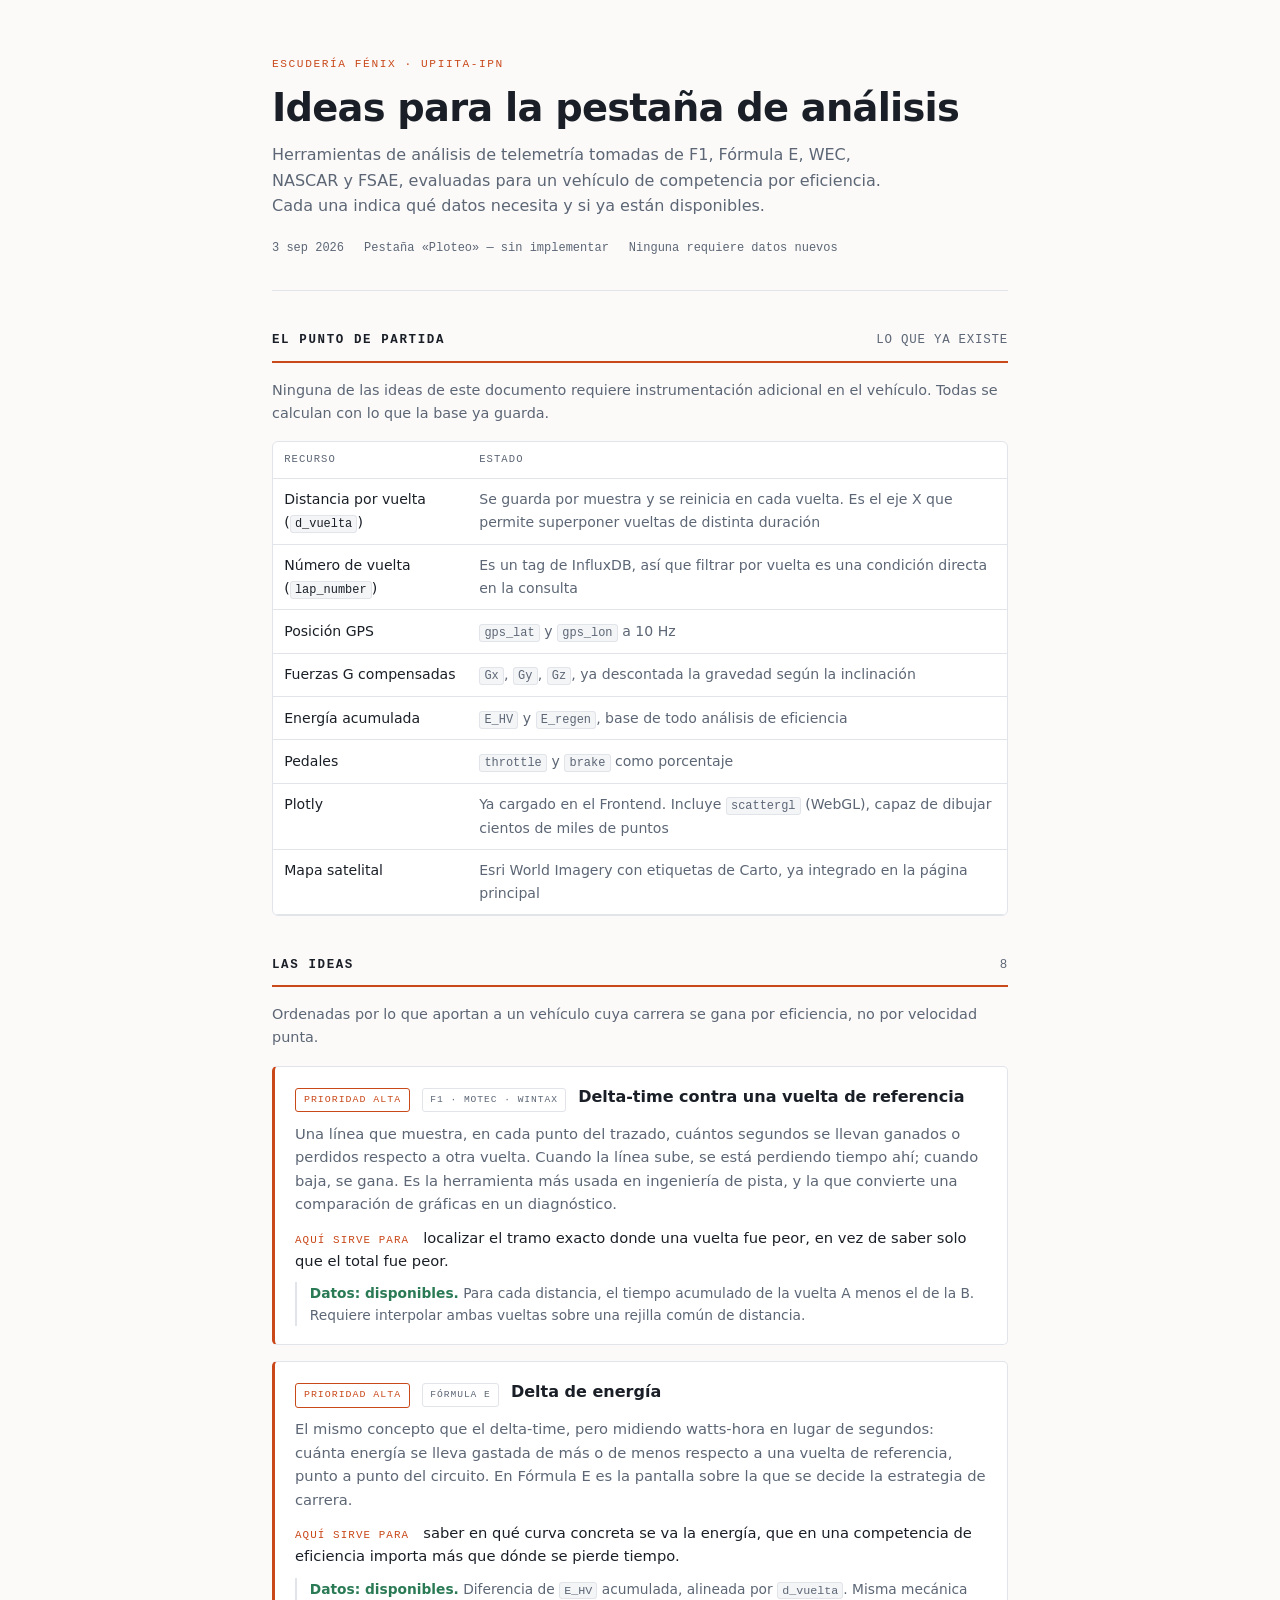
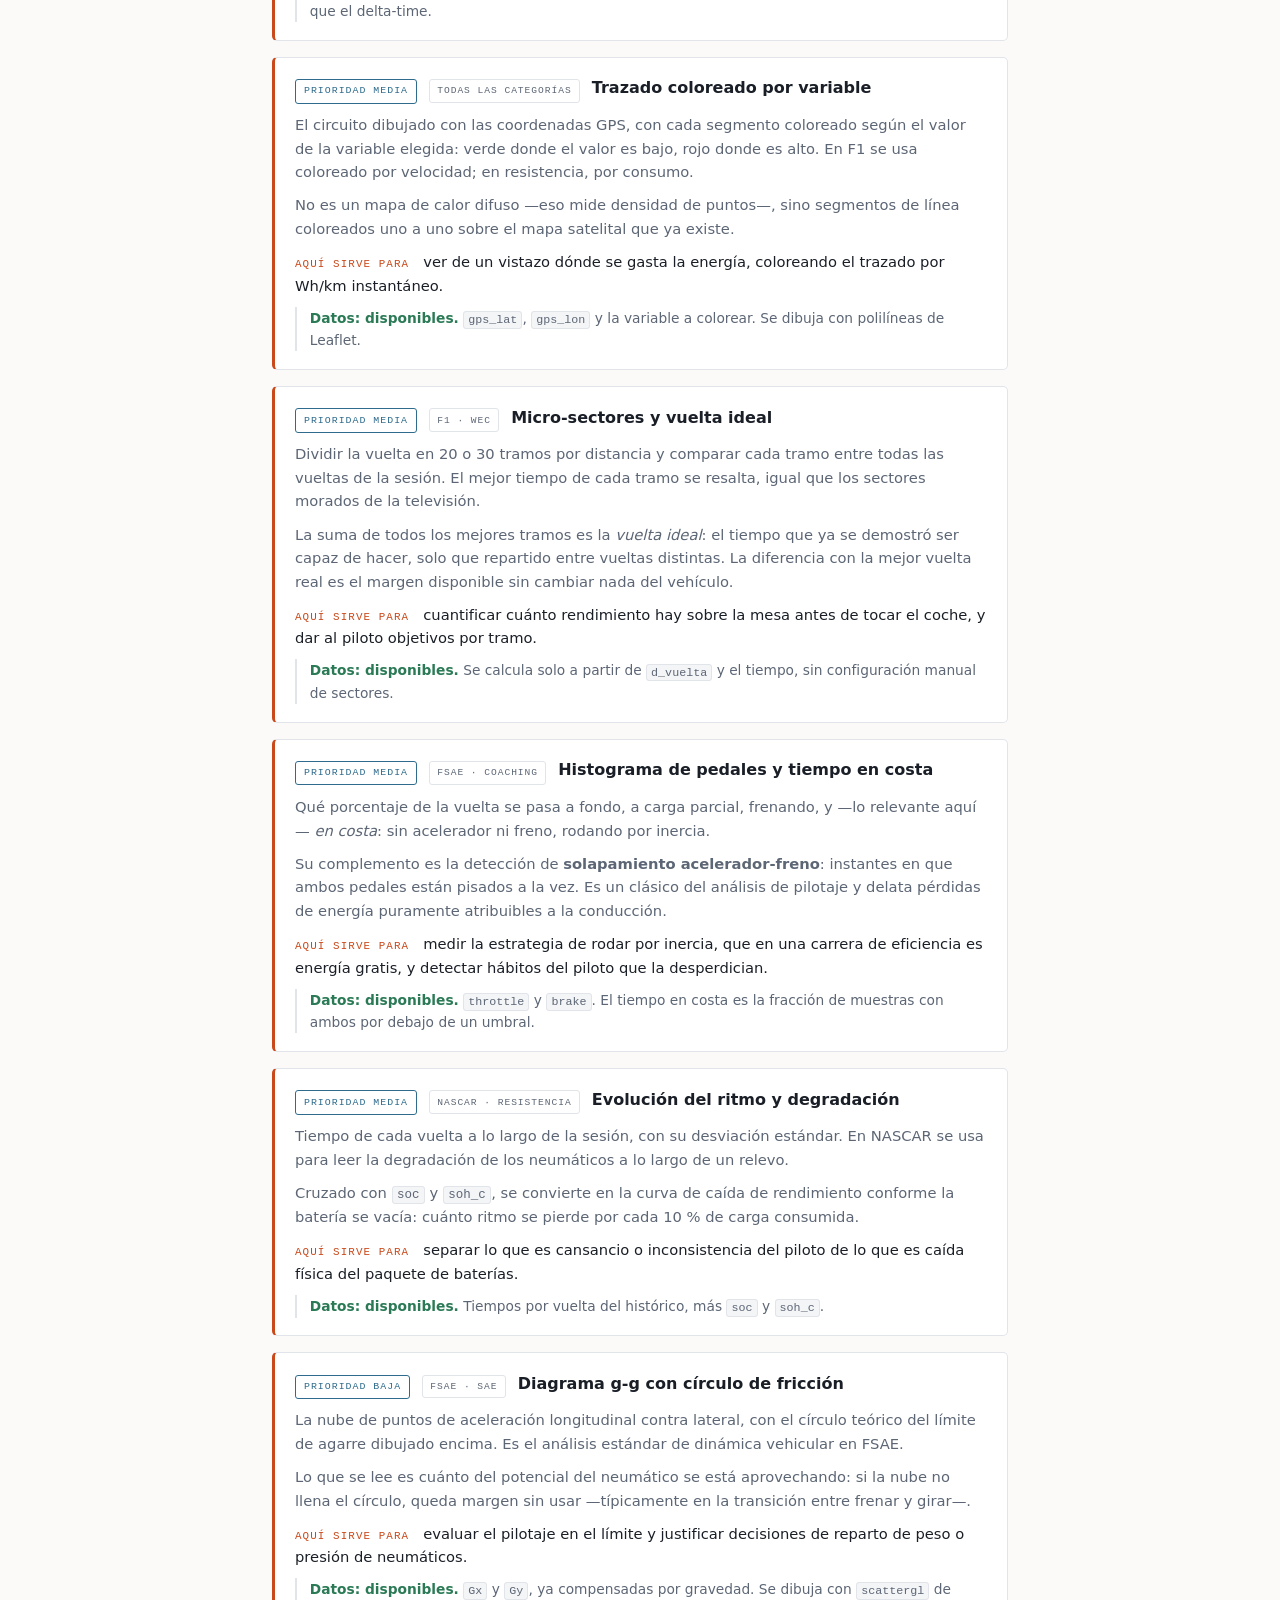
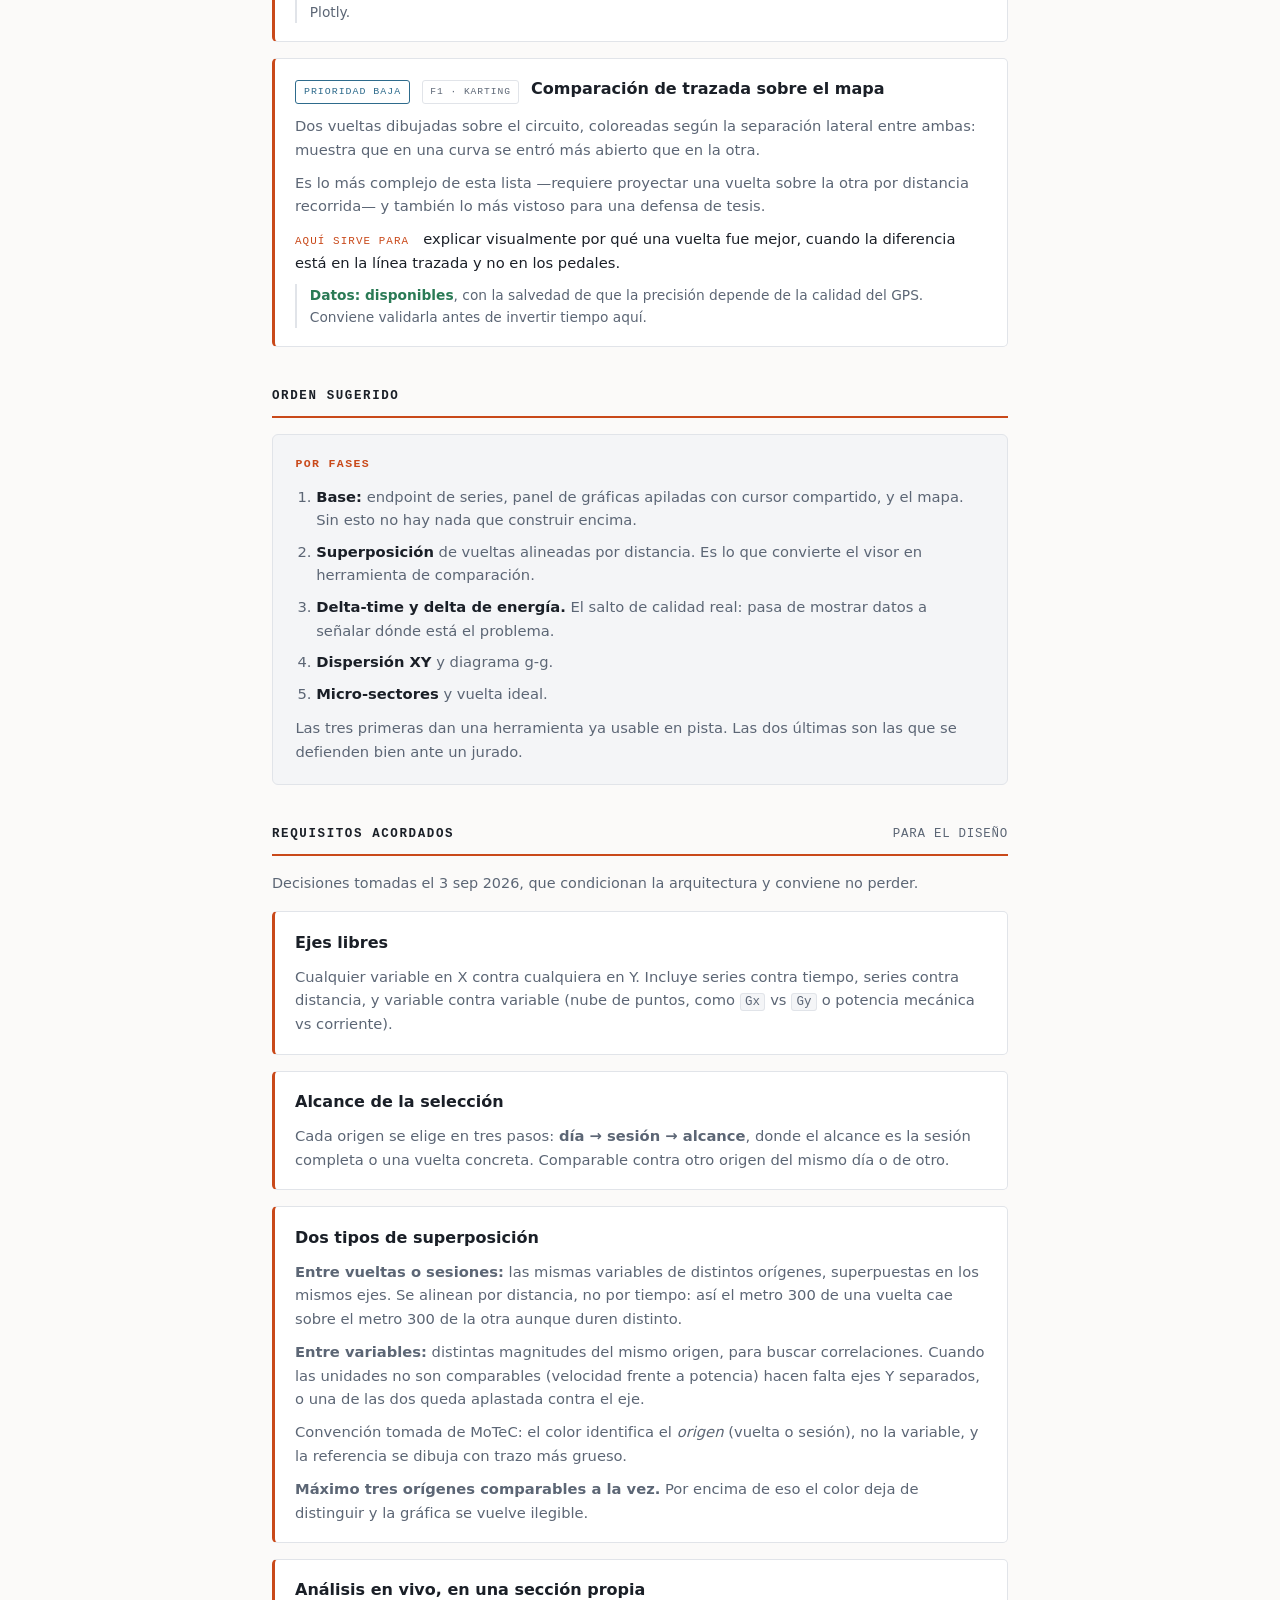
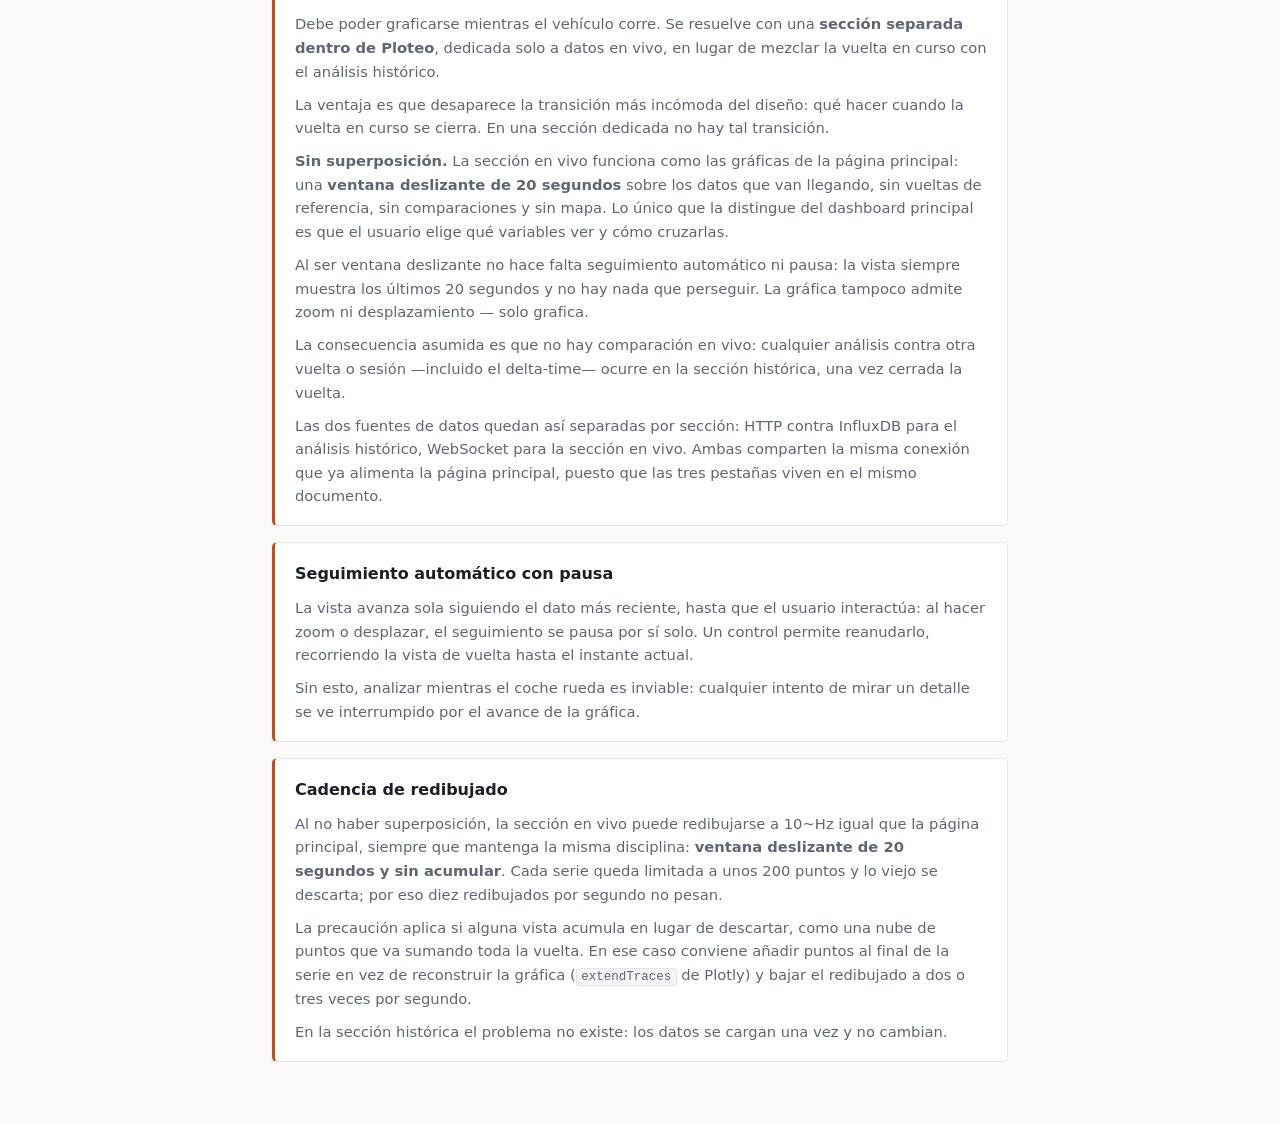
<file: ideas-analisis.html>
<!doctype html>
<html lang="es">
<head>
<meta charset="utf-8">
<meta name="viewport" content="width=device-width,initial-scale=1">
<title>Ideas para análisis — Telemetría Fénix</title>
<style>
  :root {
    --bg: #0F1319; --surface: #161B23; --surface-2: #1C222C; --line: #262E3A;
    --text: #E6E9EF; --muted: #8A94A6; --accent: #EF5E20;
    --critical: #E5484D; --warning: #E8A33D; --ok: #3BA776; --info: #4A90B8;
    --mono: ui-monospace, "SF Mono", "Cascadia Mono", "Roboto Mono", Menlo, Consolas, monospace;
    --sans: ui-sans-serif, system-ui, -apple-system, "Segoe UI", Roboto, sans-serif;
  }
  @media (prefers-color-scheme: light) {
    :root:not([data-theme="dark"]) {
      --bg: #FBFAF9; --surface: #FFFFFF; --surface-2: #F4F5F7; --line: #E1E4E9;
      --text: #1A1F27; --muted: #5C6675; --accent: #C9491A;
      --critical: #C62A2F; --warning: #9A6512; --ok: #2A7A55; --info: #2E6B8C;
    }
  }
  :root[data-theme="light"] {
    --bg: #FBFAF9; --surface: #FFFFFF; --surface-2: #F4F5F7; --line: #E1E4E9;
    --text: #1A1F27; --muted: #5C6675; --accent: #C9491A;
    --critical: #C62A2F; --warning: #9A6512; --ok: #2A7A55; --info: #2E6B8C;
  }
  * { box-sizing: border-box; }
  body {
    background: var(--bg); color: var(--text); font-family: var(--sans);
    line-height: 1.6; margin: 0; padding: 0 1.25rem 5rem;
  }
  .wrap { max-width: 46rem; margin: 0 auto; display: flex; flex-direction: column; gap: 2.5rem; }
  header {
    padding-top: 3.5rem; display: flex; flex-direction: column; gap: 0.75rem;
    border-bottom: 1px solid var(--line); padding-bottom: 2rem;
  }
  .eyebrow {
    font-family: var(--mono); font-size: 0.7rem; letter-spacing: 0.14em;
    text-transform: uppercase; color: var(--accent);
  }
  h1 {
    font-size: clamp(1.75rem, 4vw, 2.4rem); line-height: 1.15; margin: 0;
    text-wrap: balance; font-weight: 650; letter-spacing: -0.02em;
  }
  .lede { color: var(--muted); max-width: 40rem; margin: 0; }
  .meta {
    font-family: var(--mono); font-size: 0.75rem; color: var(--muted);
    display: flex; flex-wrap: wrap; gap: 1.25rem; margin-top: 0.5rem;
  }
  section { display: flex; flex-direction: column; gap: 1rem; }
  h2 {
    font-family: var(--mono); font-size: 0.78rem; letter-spacing: 0.13em;
    text-transform: uppercase; color: var(--text); margin: 0; padding-bottom: 0.6rem;
    border-bottom: 2px solid var(--accent); display: flex;
    justify-content: space-between; align-items: baseline; gap: 1rem;
  }
  h2 .count { color: var(--muted); font-weight: 400; letter-spacing: 0.06em; }
  .section-note { color: var(--muted); font-size: 0.9rem; margin: 0; }
  .item {
    background: var(--surface); border: 1px solid var(--line); border-left-width: 3px;
    border-left-color: var(--accent); border-radius: 5px;
    padding: 1.1rem 1.25rem; display: flex; flex-direction: column; gap: 0.6rem;
  }
  .item-head { display: flex; align-items: baseline; gap: 0.75rem; flex-wrap: wrap; }
  .chip {
    font-family: var(--mono); font-size: 0.62rem; letter-spacing: 0.1em;
    text-transform: uppercase; padding: 0.2rem 0.5rem; border-radius: 3px;
    border: 1px solid currentColor; flex-shrink: 0; color: var(--info);
  }
  .chip.top { color: var(--accent); }
  .origen {
    font-family: var(--mono); font-size: 0.6rem; letter-spacing: 0.1em;
    text-transform: uppercase; color: var(--muted);
    border: 1px solid var(--line); border-radius: 3px;
    padding: 0.2rem 0.45rem; flex-shrink: 0;
  }
  .item-title { font-weight: 600; font-size: 1rem; margin: 0; }
  .item p { margin: 0; color: var(--muted); font-size: 0.92rem; }
  .item p.sirve { color: var(--text); }
  .sirve::before {
    content: "Aquí sirve para "; font-family: var(--mono); font-size: 0.68rem;
    letter-spacing: 0.1em; text-transform: uppercase; color: var(--accent); margin-right: 0.4rem;
  }
  .item p.datos {
    font-size: 0.86rem; border-left: 2px solid var(--line); padding-left: 0.8rem;
  }
  .datos strong { color: var(--ok); }
  code {
    font-family: var(--mono); font-size: 0.85em; background: var(--surface-2);
    border: 1px solid var(--line); border-radius: 3px; padding: 0.08em 0.35em; word-break: break-word;
  }
  .nota {
    background: var(--surface-2); border: 1px solid var(--line); border-radius: 6px;
    padding: 1.25rem 1.4rem; display: flex; flex-direction: column; gap: 0.7rem;
  }
  .nota h3 {
    font-family: var(--mono); font-size: 0.72rem; letter-spacing: 0.12em;
    text-transform: uppercase; margin: 0; color: var(--accent);
  }
  .nota p { margin: 0; color: var(--muted); font-size: 0.92rem; }
  ol.fases {
    margin: 0; padding-left: 1.3rem; color: var(--muted); font-size: 0.92rem;
    display: flex; flex-direction: column; gap: 0.5rem;
  }
  ol.fases strong { color: var(--text); }
  table {
    width: 100%; border-collapse: collapse; font-size: 0.88rem;
  }
  th, td {
    text-align: left; padding: 0.6rem 0.7rem; border-bottom: 1px solid var(--line);
    vertical-align: top;
  }
  th {
    font-family: var(--mono); font-size: 0.66rem; letter-spacing: 0.1em;
    text-transform: uppercase; color: var(--muted); font-weight: 500;
  }
  td { color: var(--muted); }
  td:first-child { color: var(--text); }
  .tabla-wrap { overflow-x: auto; border: 1px solid var(--line); border-radius: 6px; background: var(--surface); }
</style>
</head>
<body>
<div class="wrap">

  <header>
    <div class="eyebrow">Escudería Fénix · UPIITA-IPN</div>
    <h1>Ideas para la pestaña de análisis</h1>
    <p class="lede">Herramientas de análisis de telemetría tomadas de F1, Fórmula E, WEC, NASCAR y FSAE, evaluadas para un vehículo de competencia por eficiencia. Cada una indica qué datos necesita y si ya están disponibles.</p>
    <div class="meta">
      <span>3 sep 2026</span>
      <span>Pestaña «Ploteo» — sin implementar</span>
      <span>Ninguna requiere datos nuevos</span>
    </div>
  </header>

  <section>
    <h2>El punto de partida <span class="count">lo que ya existe</span></h2>
    <p class="section-note">Ninguna de las ideas de este documento requiere instrumentación adicional en el vehículo. Todas se calculan con lo que la base ya guarda.</p>

    <div class="tabla-wrap">
      <table>
        <thead>
          <tr><th>Recurso</th><th>Estado</th></tr>
        </thead>
        <tbody>
          <tr><td>Distancia por vuelta (<code>d_vuelta</code>)</td><td>Se guarda por muestra y se reinicia en cada vuelta. Es el eje X que permite superponer vueltas de distinta duración</td></tr>
          <tr><td>Número de vuelta (<code>lap_number</code>)</td><td>Es un tag de InfluxDB, así que filtrar por vuelta es una condición directa en la consulta</td></tr>
          <tr><td>Posición GPS</td><td><code>gps_lat</code> y <code>gps_lon</code> a 10 Hz</td></tr>
          <tr><td>Fuerzas G compensadas</td><td><code>Gx</code>, <code>Gy</code>, <code>Gz</code>, ya descontada la gravedad según la inclinación</td></tr>
          <tr><td>Energía acumulada</td><td><code>E_HV</code> y <code>E_regen</code>, base de todo análisis de eficiencia</td></tr>
          <tr><td>Pedales</td><td><code>throttle</code> y <code>brake</code> como porcentaje</td></tr>
          <tr><td>Plotly</td><td>Ya cargado en el Frontend. Incluye <code>scattergl</code> (WebGL), capaz de dibujar cientos de miles de puntos</td></tr>
          <tr><td>Mapa satelital</td><td>Esri World Imagery con etiquetas de Carto, ya integrado en la página principal</td></tr>
        </tbody>
      </table>
    </div>
  </section>

  <section>
    <h2>Las ideas <span class="count">8</span></h2>
    <p class="section-note">Ordenadas por lo que aportan a un vehículo cuya carrera se gana por eficiencia, no por velocidad punta.</p>

    <div class="item">
      <div class="item-head"><span class="chip top">Prioridad alta</span><span class="origen">F1 · MoTeC · WinTAX</span><h3 class="item-title">Delta-time contra una vuelta de referencia</h3></div>
      <p>Una línea que muestra, en cada punto del trazado, cuántos segundos se llevan ganados o perdidos respecto a otra vuelta. Cuando la línea sube, se está perdiendo tiempo ahí; cuando baja, se gana. Es la herramienta más usada en ingeniería de pista, y la que convierte una comparación de gráficas en un diagnóstico.</p>
      <p class="sirve">localizar el tramo exacto donde una vuelta fue peor, en vez de saber solo que el total fue peor.</p>
      <p class="datos"><strong>Datos: disponibles.</strong> Para cada distancia, el tiempo acumulado de la vuelta A menos el de la B. Requiere interpolar ambas vueltas sobre una rejilla común de distancia.</p>
    </div>

    <div class="item">
      <div class="item-head"><span class="chip top">Prioridad alta</span><span class="origen">Fórmula E</span><h3 class="item-title">Delta de energía</h3></div>
      <p>El mismo concepto que el delta-time, pero midiendo watts-hora en lugar de segundos: cuánta energía se lleva gastada de más o de menos respecto a una vuelta de referencia, punto a punto del circuito. En Fórmula E es la pantalla sobre la que se decide la estrategia de carrera.</p>
      <p class="sirve">saber en qué curva concreta se va la energía, que en una competencia de eficiencia importa más que dónde se pierde tiempo.</p>
      <p class="datos"><strong>Datos: disponibles.</strong> Diferencia de <code>E_HV</code> acumulada, alineada por <code>d_vuelta</code>. Misma mecánica que el delta-time.</p>
    </div>

    <div class="item">
      <div class="item-head"><span class="chip">Prioridad media</span><span class="origen">Todas las categorías</span><h3 class="item-title">Trazado coloreado por variable</h3></div>
      <p>El circuito dibujado con las coordenadas GPS, con cada segmento coloreado según el valor de la variable elegida: verde donde el valor es bajo, rojo donde es alto. En F1 se usa coloreado por velocidad; en resistencia, por consumo.</p>
      <p>No es un mapa de calor difuso —eso mide densidad de puntos—, sino segmentos de línea coloreados uno a uno sobre el mapa satelital que ya existe.</p>
      <p class="sirve">ver de un vistazo dónde se gasta la energía, coloreando el trazado por Wh/km instantáneo.</p>
      <p class="datos"><strong>Datos: disponibles.</strong> <code>gps_lat</code>, <code>gps_lon</code> y la variable a colorear. Se dibuja con polilíneas de Leaflet.</p>
    </div>

    <div class="item">
      <div class="item-head"><span class="chip">Prioridad media</span><span class="origen">F1 · WEC</span><h3 class="item-title">Micro-sectores y vuelta ideal</h3></div>
      <p>Dividir la vuelta en 20 o 30 tramos por distancia y comparar cada tramo entre todas las vueltas de la sesión. El mejor tiempo de cada tramo se resalta, igual que los sectores morados de la televisión.</p>
      <p>La suma de todos los mejores tramos es la <em>vuelta ideal</em>: el tiempo que ya se demostró ser capaz de hacer, solo que repartido entre vueltas distintas. La diferencia con la mejor vuelta real es el margen disponible sin cambiar nada del vehículo.</p>
      <p class="sirve">cuantificar cuánto rendimiento hay sobre la mesa antes de tocar el coche, y dar al piloto objetivos por tramo.</p>
      <p class="datos"><strong>Datos: disponibles.</strong> Se calcula solo a partir de <code>d_vuelta</code> y el tiempo, sin configuración manual de sectores.</p>
    </div>

    <div class="item">
      <div class="item-head"><span class="chip">Prioridad media</span><span class="origen">FSAE · coaching</span><h3 class="item-title">Histograma de pedales y tiempo en costa</h3></div>
      <p>Qué porcentaje de la vuelta se pasa a fondo, a carga parcial, frenando, y —lo relevante aquí— <em>en costa</em>: sin acelerador ni freno, rodando por inercia.</p>
      <p>Su complemento es la detección de <strong>solapamiento acelerador-freno</strong>: instantes en que ambos pedales están pisados a la vez. Es un clásico del análisis de pilotaje y delata pérdidas de energía puramente atribuibles a la conducción.</p>
      <p class="sirve">medir la estrategia de rodar por inercia, que en una carrera de eficiencia es energía gratis, y detectar hábitos del piloto que la desperdician.</p>
      <p class="datos"><strong>Datos: disponibles.</strong> <code>throttle</code> y <code>brake</code>. El tiempo en costa es la fracción de muestras con ambos por debajo de un umbral.</p>
    </div>

    <div class="item">
      <div class="item-head"><span class="chip">Prioridad media</span><span class="origen">NASCAR · resistencia</span><h3 class="item-title">Evolución del ritmo y degradación</h3></div>
      <p>Tiempo de cada vuelta a lo largo de la sesión, con su desviación estándar. En NASCAR se usa para leer la degradación de los neumáticos a lo largo de un relevo.</p>
      <p>Cruzado con <code>soc</code> y <code>soh_c</code>, se convierte en la curva de caída de rendimiento conforme la batería se vacía: cuánto ritmo se pierde por cada 10 % de carga consumida.</p>
      <p class="sirve">separar lo que es cansancio o inconsistencia del piloto de lo que es caída física del paquete de baterías.</p>
      <p class="datos"><strong>Datos: disponibles.</strong> Tiempos por vuelta del histórico, más <code>soc</code> y <code>soh_c</code>.</p>
    </div>

    <div class="item">
      <div class="item-head"><span class="chip">Prioridad baja</span><span class="origen">FSAE · SAE</span><h3 class="item-title">Diagrama g-g con círculo de fricción</h3></div>
      <p>La nube de puntos de aceleración longitudinal contra lateral, con el círculo teórico del límite de agarre dibujado encima. Es el análisis estándar de dinámica vehicular en FSAE.</p>
      <p>Lo que se lee es cuánto del potencial del neumático se está aprovechando: si la nube no llena el círculo, queda margen sin usar —típicamente en la transición entre frenar y girar—.</p>
      <p class="sirve">evaluar el pilotaje en el límite y justificar decisiones de reparto de peso o presión de neumáticos.</p>
      <p class="datos"><strong>Datos: disponibles.</strong> <code>Gx</code> y <code>Gy</code>, ya compensadas por gravedad. Se dibuja con <code>scattergl</code> de Plotly.</p>
    </div>

    <div class="item">
      <div class="item-head"><span class="chip">Prioridad baja</span><span class="origen">F1 · karting</span><h3 class="item-title">Comparación de trazada sobre el mapa</h3></div>
      <p>Dos vueltas dibujadas sobre el circuito, coloreadas según la separación lateral entre ambas: muestra que en una curva se entró más abierto que en la otra.</p>
      <p>Es lo más complejo de esta lista —requiere proyectar una vuelta sobre la otra por distancia recorrida— y también lo más vistoso para una defensa de tesis.</p>
      <p class="sirve">explicar visualmente por qué una vuelta fue mejor, cuando la diferencia está en la línea trazada y no en los pedales.</p>
      <p class="datos"><strong>Datos: disponibles</strong>, con la salvedad de que la precisión depende de la calidad del GPS. Conviene validarla antes de invertir tiempo aquí.</p>
    </div>
  </section>

  <section>
    <h2>Orden sugerido</h2>
    <div class="nota">
      <h3>Por fases</h3>
      <ol class="fases">
        <li><strong>Base:</strong> endpoint de series, panel de gráficas apiladas con cursor compartido, y el mapa. Sin esto no hay nada que construir encima.</li>
        <li><strong>Superposición</strong> de vueltas alineadas por distancia. Es lo que convierte el visor en herramienta de comparación.</li>
        <li><strong>Delta-time y delta de energía.</strong> El salto de calidad real: pasa de mostrar datos a señalar dónde está el problema.</li>
        <li><strong>Dispersión XY</strong> y diagrama g-g.</li>
        <li><strong>Micro-sectores</strong> y vuelta ideal.</li>
      </ol>
      <p>Las tres primeras dan una herramienta ya usable en pista. Las dos últimas son las que se defienden bien ante un jurado.</p>
    </div>
  </section>

  <section>
    <h2>Requisitos acordados <span class="count">para el diseño</span></h2>
    <p class="section-note">Decisiones tomadas el 3 sep 2026, que condicionan la arquitectura y conviene no perder.</p>

    <div class="item">
      <div class="item-head"><h3 class="item-title">Ejes libres</h3></div>
      <p>Cualquier variable en X contra cualquiera en Y. Incluye series contra tiempo, series contra distancia, y variable contra variable (nube de puntos, como <code>Gx</code> vs <code>Gy</code> o potencia mecánica vs corriente).</p>
    </div>

    <div class="item">
      <div class="item-head"><h3 class="item-title">Alcance de la selección</h3></div>
      <p>Cada origen se elige en tres pasos: <strong>día → sesión → alcance</strong>, donde el alcance es la sesión completa o una vuelta concreta. Comparable contra otro origen del mismo día o de otro.</p>
    </div>

    <div class="item">
      <div class="item-head"><h3 class="item-title">Dos tipos de superposición</h3></div>
      <p><strong>Entre vueltas o sesiones:</strong> las mismas variables de distintos orígenes, superpuestas en los mismos ejes. Se alinean por distancia, no por tiempo: así el metro 300 de una vuelta cae sobre el metro 300 de la otra aunque duren distinto.</p>
      <p><strong>Entre variables:</strong> distintas magnitudes del mismo origen, para buscar correlaciones. Cuando las unidades no son comparables (velocidad frente a potencia) hacen falta ejes Y separados, o una de las dos queda aplastada contra el eje.</p>
      <p>Convención tomada de MoTeC: el color identifica el <em>origen</em> (vuelta o sesión), no la variable, y la referencia se dibuja con trazo más grueso.</p>
      <p><strong>Máximo tres orígenes comparables a la vez.</strong> Por encima de eso el color deja de distinguir y la gráfica se vuelve ilegible.</p>
    </div>

    <div class="item">
      <div class="item-head"><h3 class="item-title">Análisis en vivo, en una sección propia</h3></div>
      <p>Debe poder graficarse mientras el vehículo corre. Se resuelve con una <strong>sección separada dentro de Ploteo</strong>, dedicada solo a datos en vivo, en lugar de mezclar la vuelta en curso con el análisis histórico.</p>
      <p>La ventaja es que desaparece la transición más incómoda del diseño: qué hacer cuando la vuelta en curso se cierra. En una sección dedicada no hay tal transición.</p>
      <p><strong>Sin superposición.</strong> La sección en vivo funciona como las gráficas de la página principal: una <strong>ventana deslizante de 20 segundos</strong> sobre los datos que van llegando, sin vueltas de referencia, sin comparaciones y sin mapa. Lo único que la distingue del dashboard principal es que el usuario elige qué variables ver y cómo cruzarlas.</p>
      <p>Al ser ventana deslizante no hace falta seguimiento automático ni pausa: la vista siempre muestra los últimos 20 segundos y no hay nada que perseguir. La gráfica tampoco admite zoom ni desplazamiento — solo grafica.</p>
      <p>La consecuencia asumida es que no hay comparación en vivo: cualquier análisis contra otra vuelta o sesión —incluido el delta-time— ocurre en la sección histórica, una vez cerrada la vuelta.</p>
      <p>Las dos fuentes de datos quedan así separadas por sección: HTTP contra InfluxDB para el análisis histórico, WebSocket para la sección en vivo. Ambas comparten la misma conexión que ya alimenta la página principal, puesto que las tres pestañas viven en el mismo documento.</p>
    </div>

    <div class="item">
      <div class="item-head"><h3 class="item-title">Seguimiento automático con pausa</h3></div>
      <p>La vista avanza sola siguiendo el dato más reciente, hasta que el usuario interactúa: al hacer zoom o desplazar, el seguimiento se pausa por sí solo. Un control permite reanudarlo, recorriendo la vista de vuelta hasta el instante actual.</p>
      <p>Sin esto, analizar mientras el coche rueda es inviable: cualquier intento de mirar un detalle se ve interrumpido por el avance de la gráfica.</p>
    </div>

    <div class="item">
      <div class="item-head"><h3 class="item-title">Cadencia de redibujado</h3></div>
      <p>Al no haber superposición, la sección en vivo puede redibujarse a 10~Hz igual que la página principal, siempre que mantenga la misma disciplina: <strong>ventana deslizante de 20 segundos y sin acumular</strong>. Cada serie queda limitada a unos 200 puntos y lo viejo se descarta; por eso diez redibujados por segundo no pesan.</p>
      <p>La precaución aplica si alguna vista acumula en lugar de descartar, como una nube de puntos que va sumando toda la vuelta. En ese caso conviene añadir puntos al final de la serie en vez de reconstruir la gráfica (<code>extendTraces</code> de Plotly) y bajar el redibujado a dos o tres veces por segundo.</p>
      <p>En la sección histórica el problema no existe: los datos se cargan una vez y no cambian.</p>
    </div>

  </section>

</div>
</body>
</html>
</file>
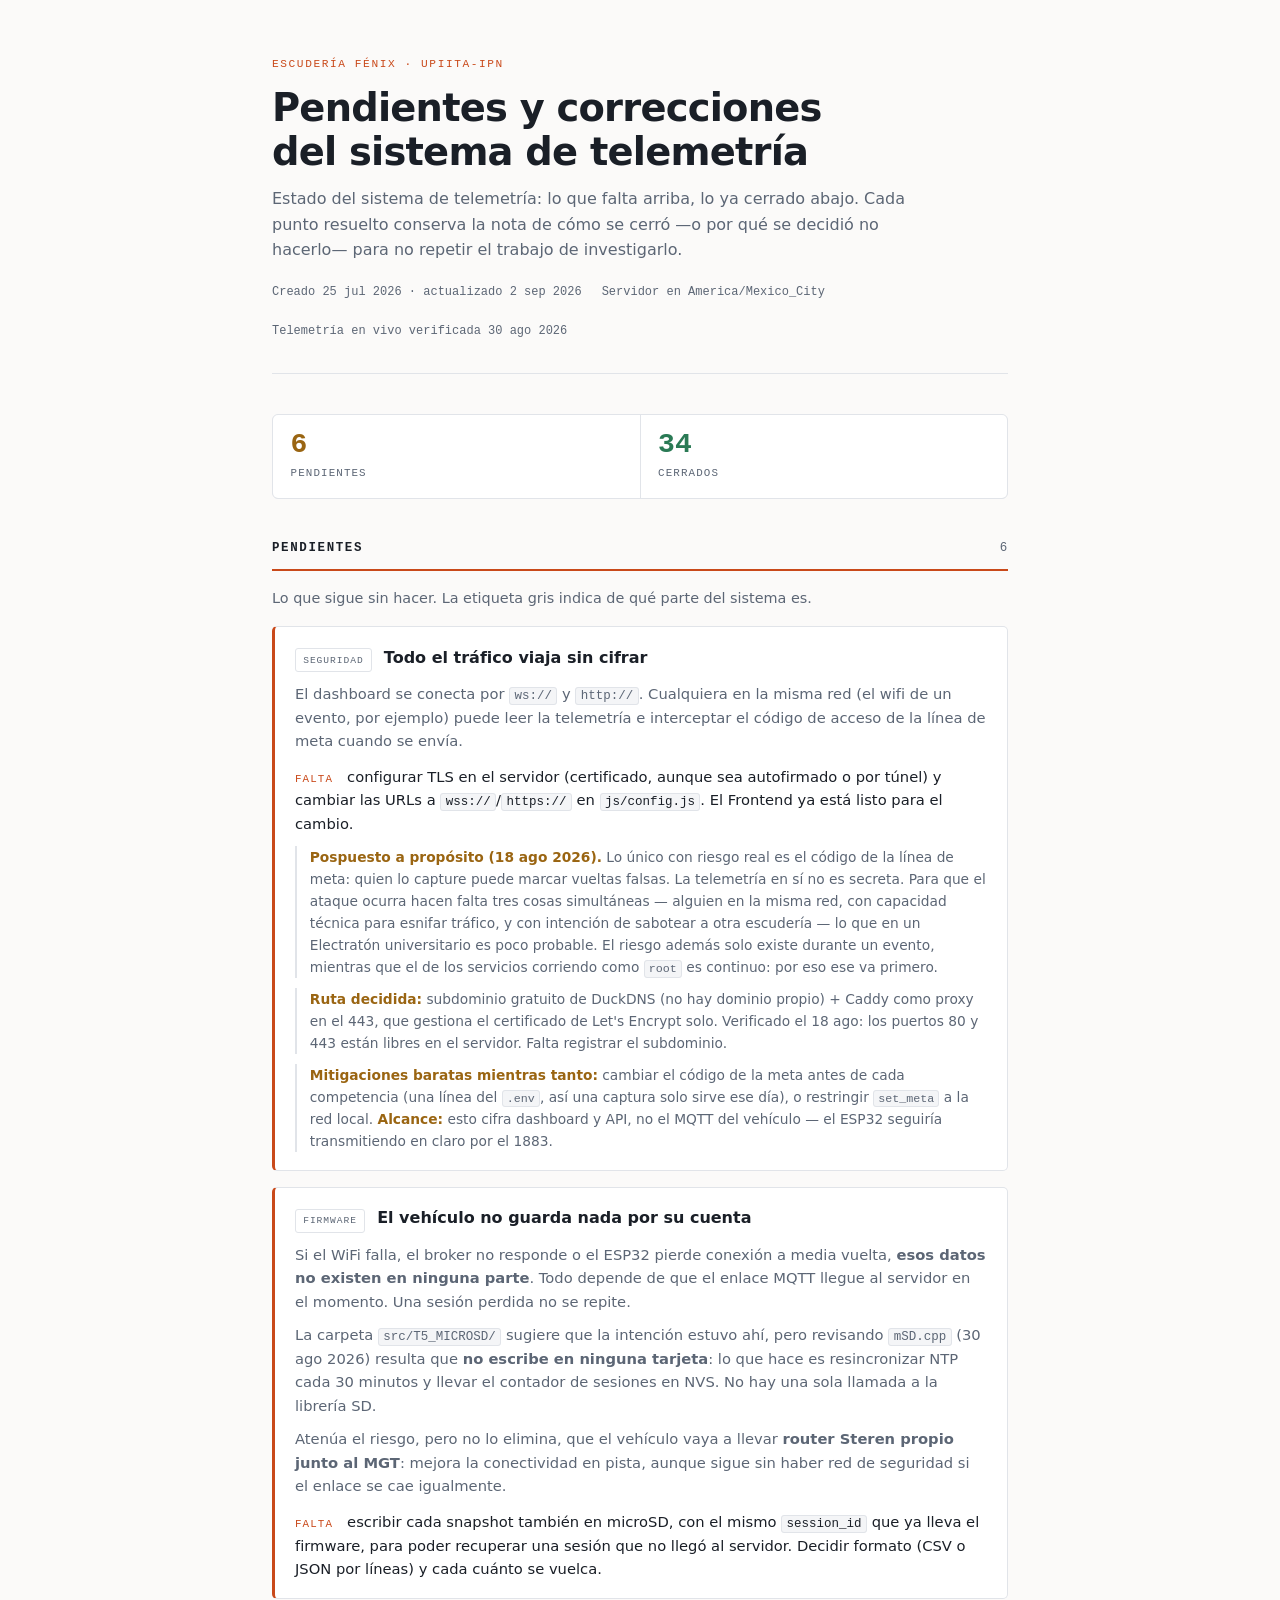
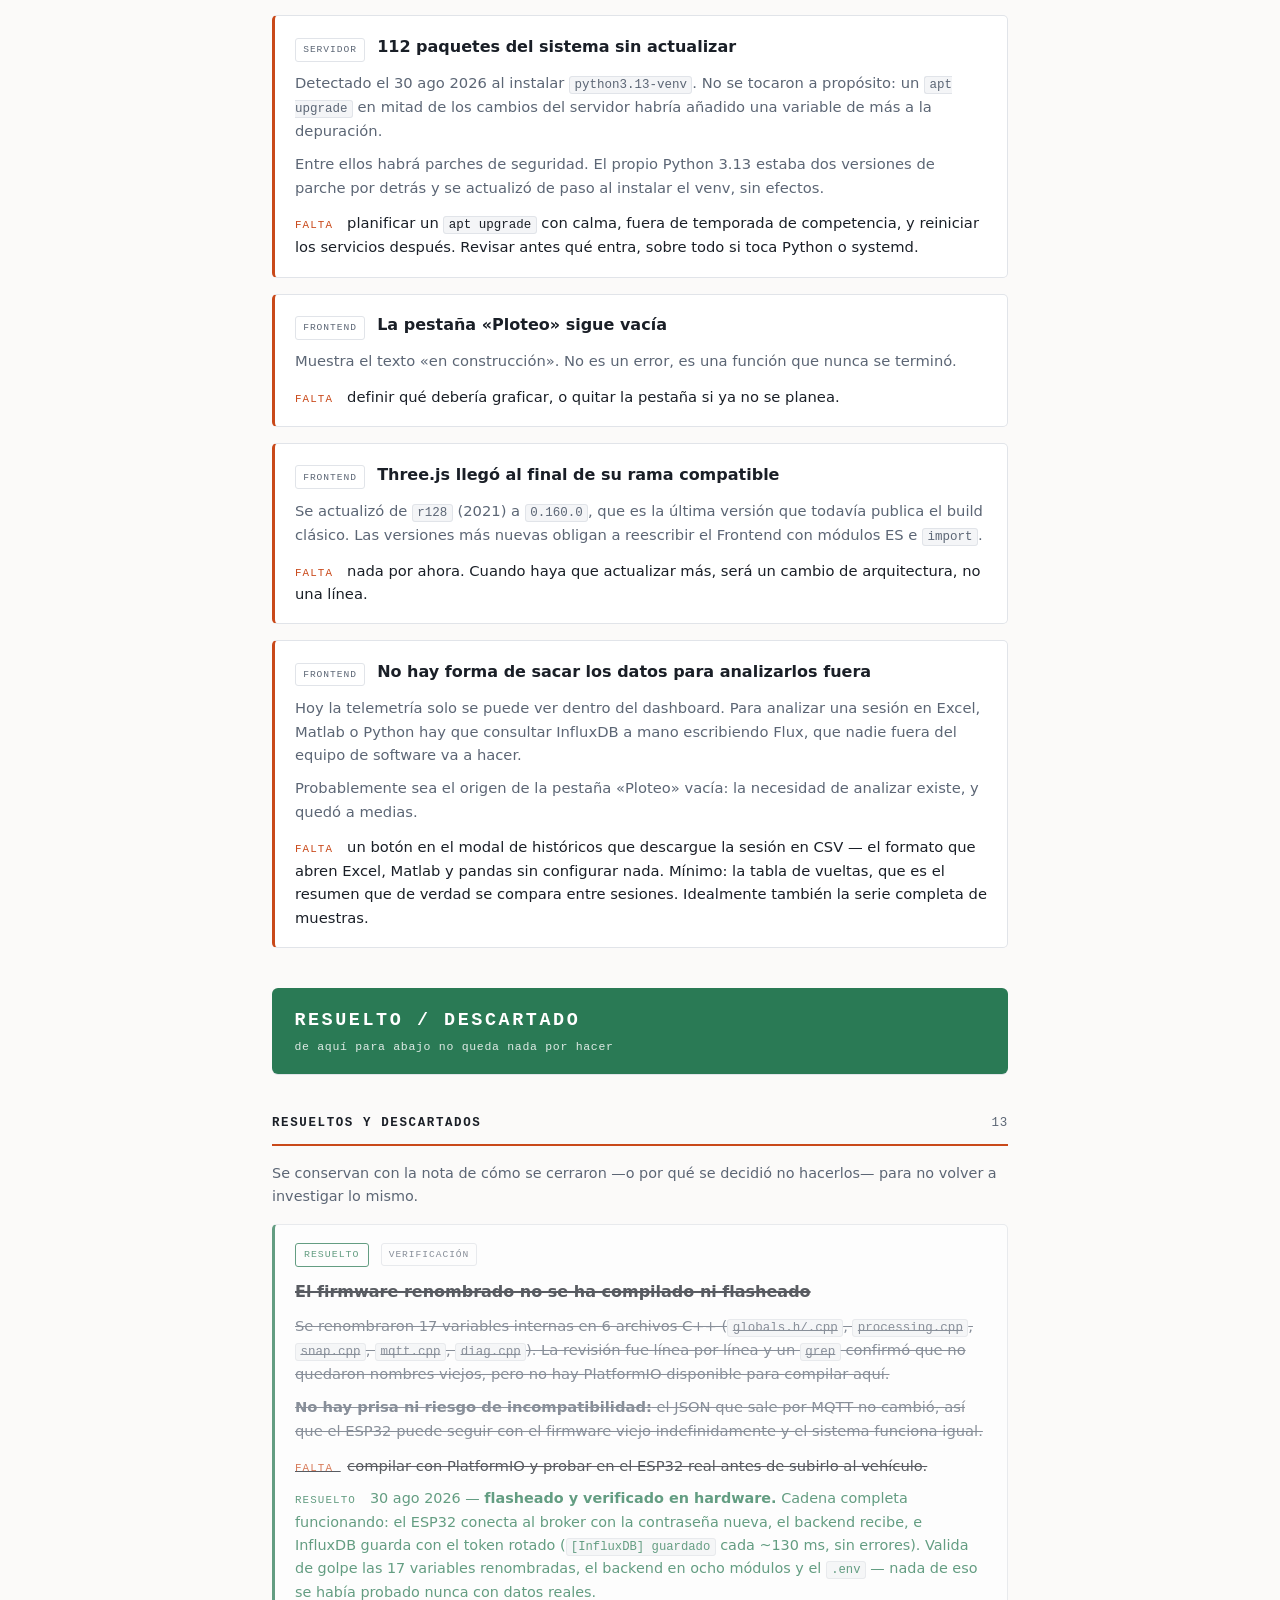
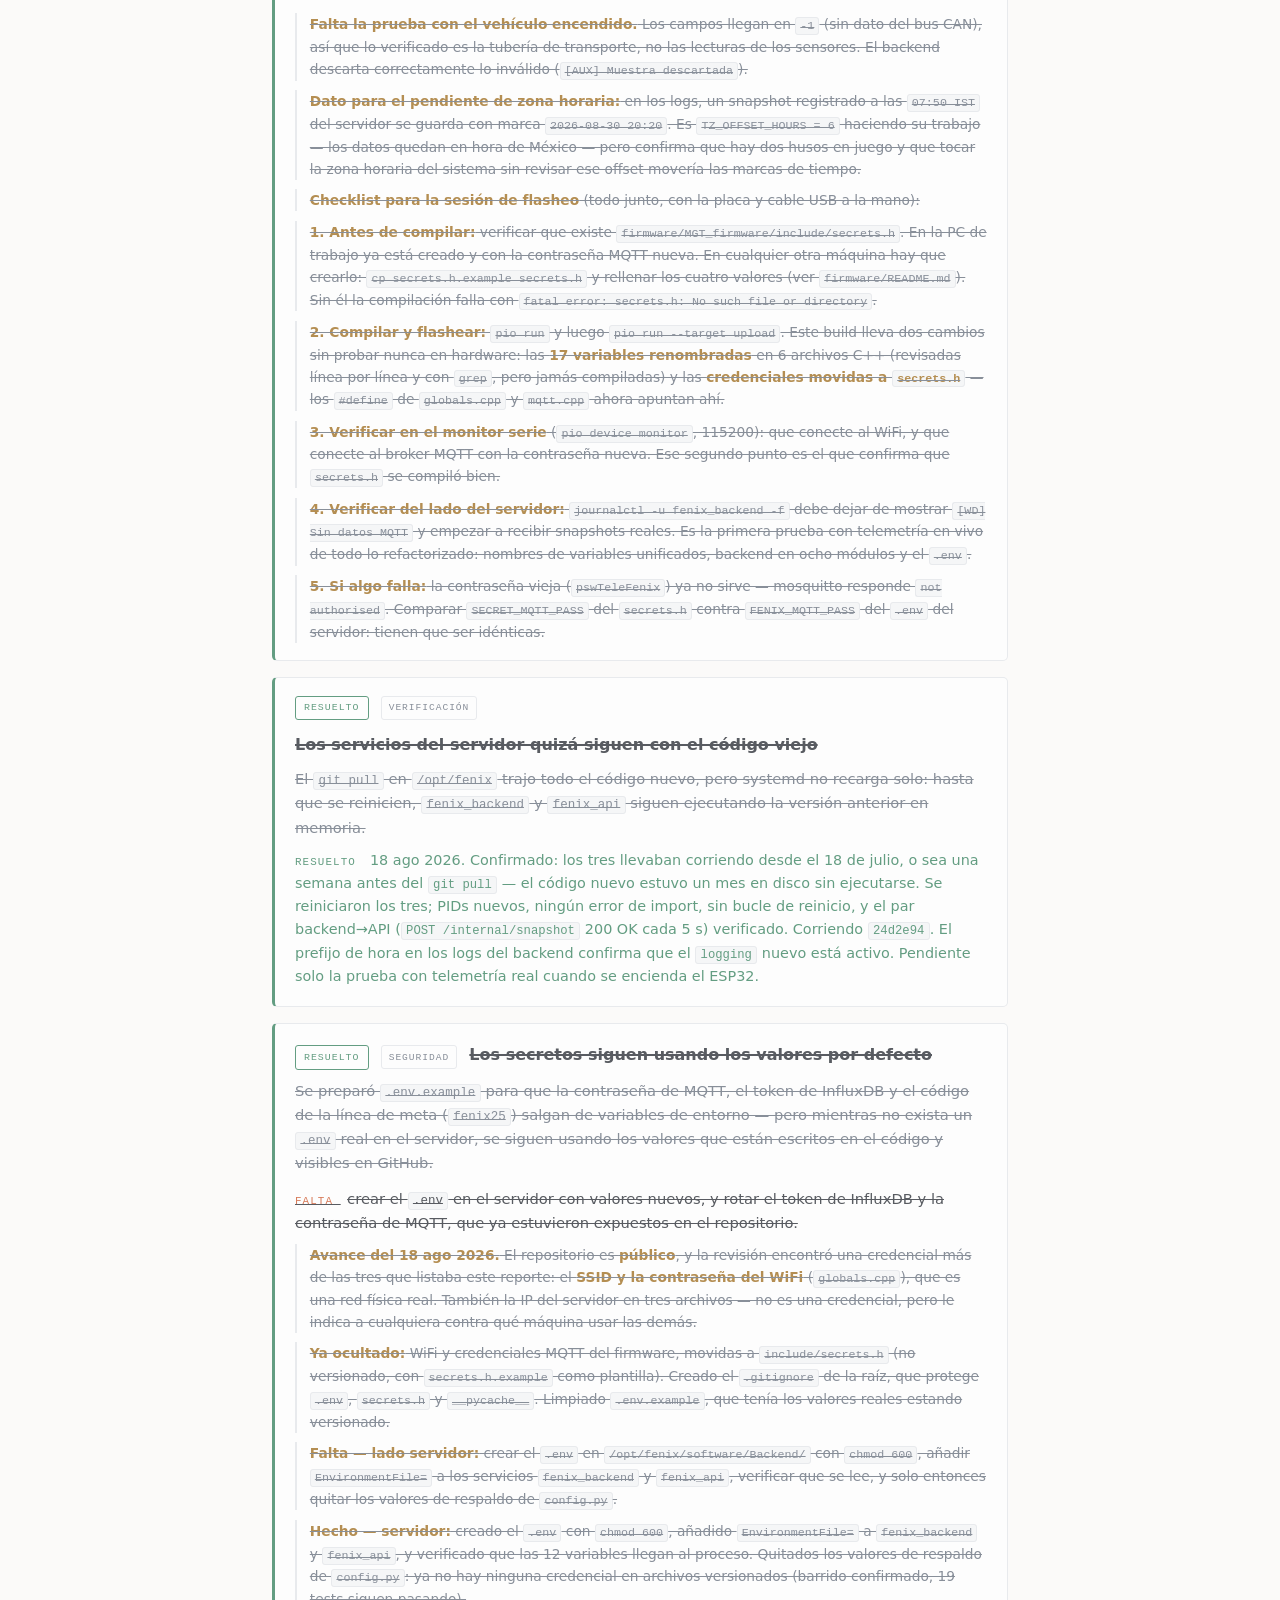
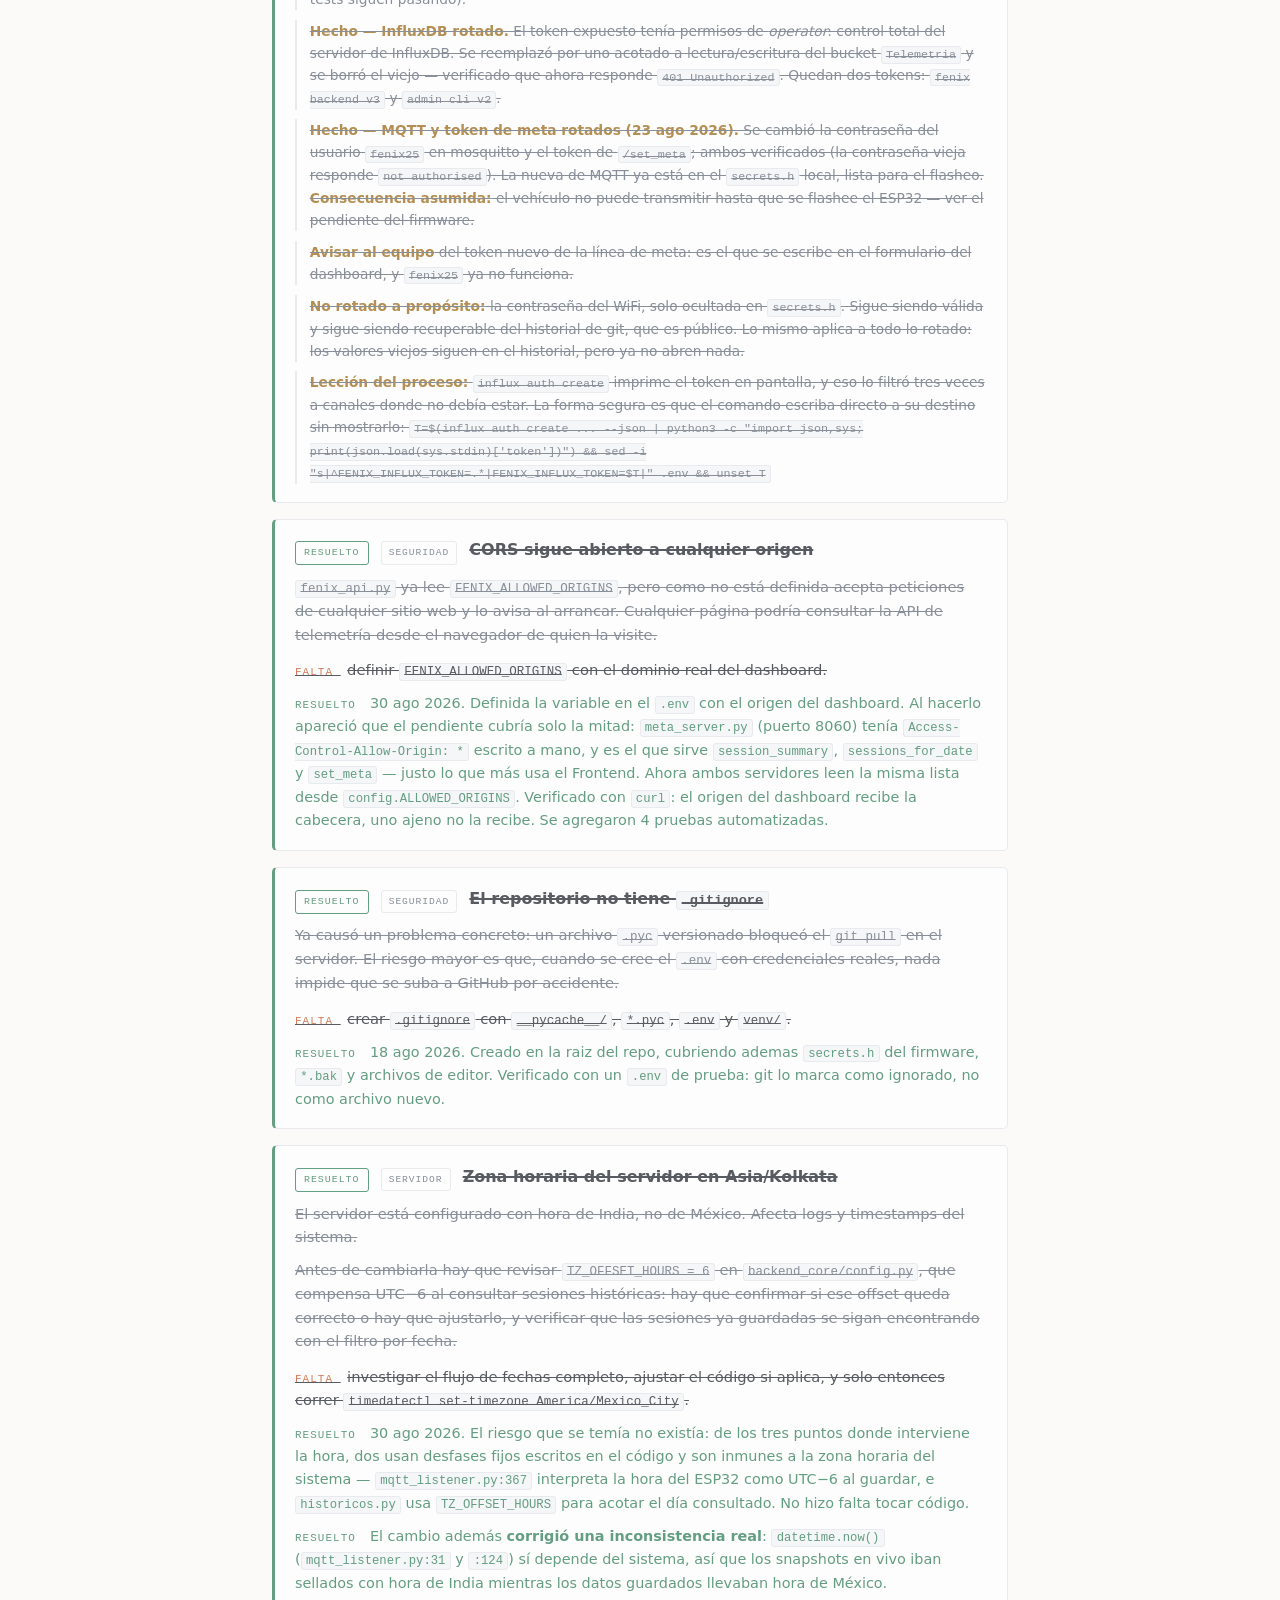
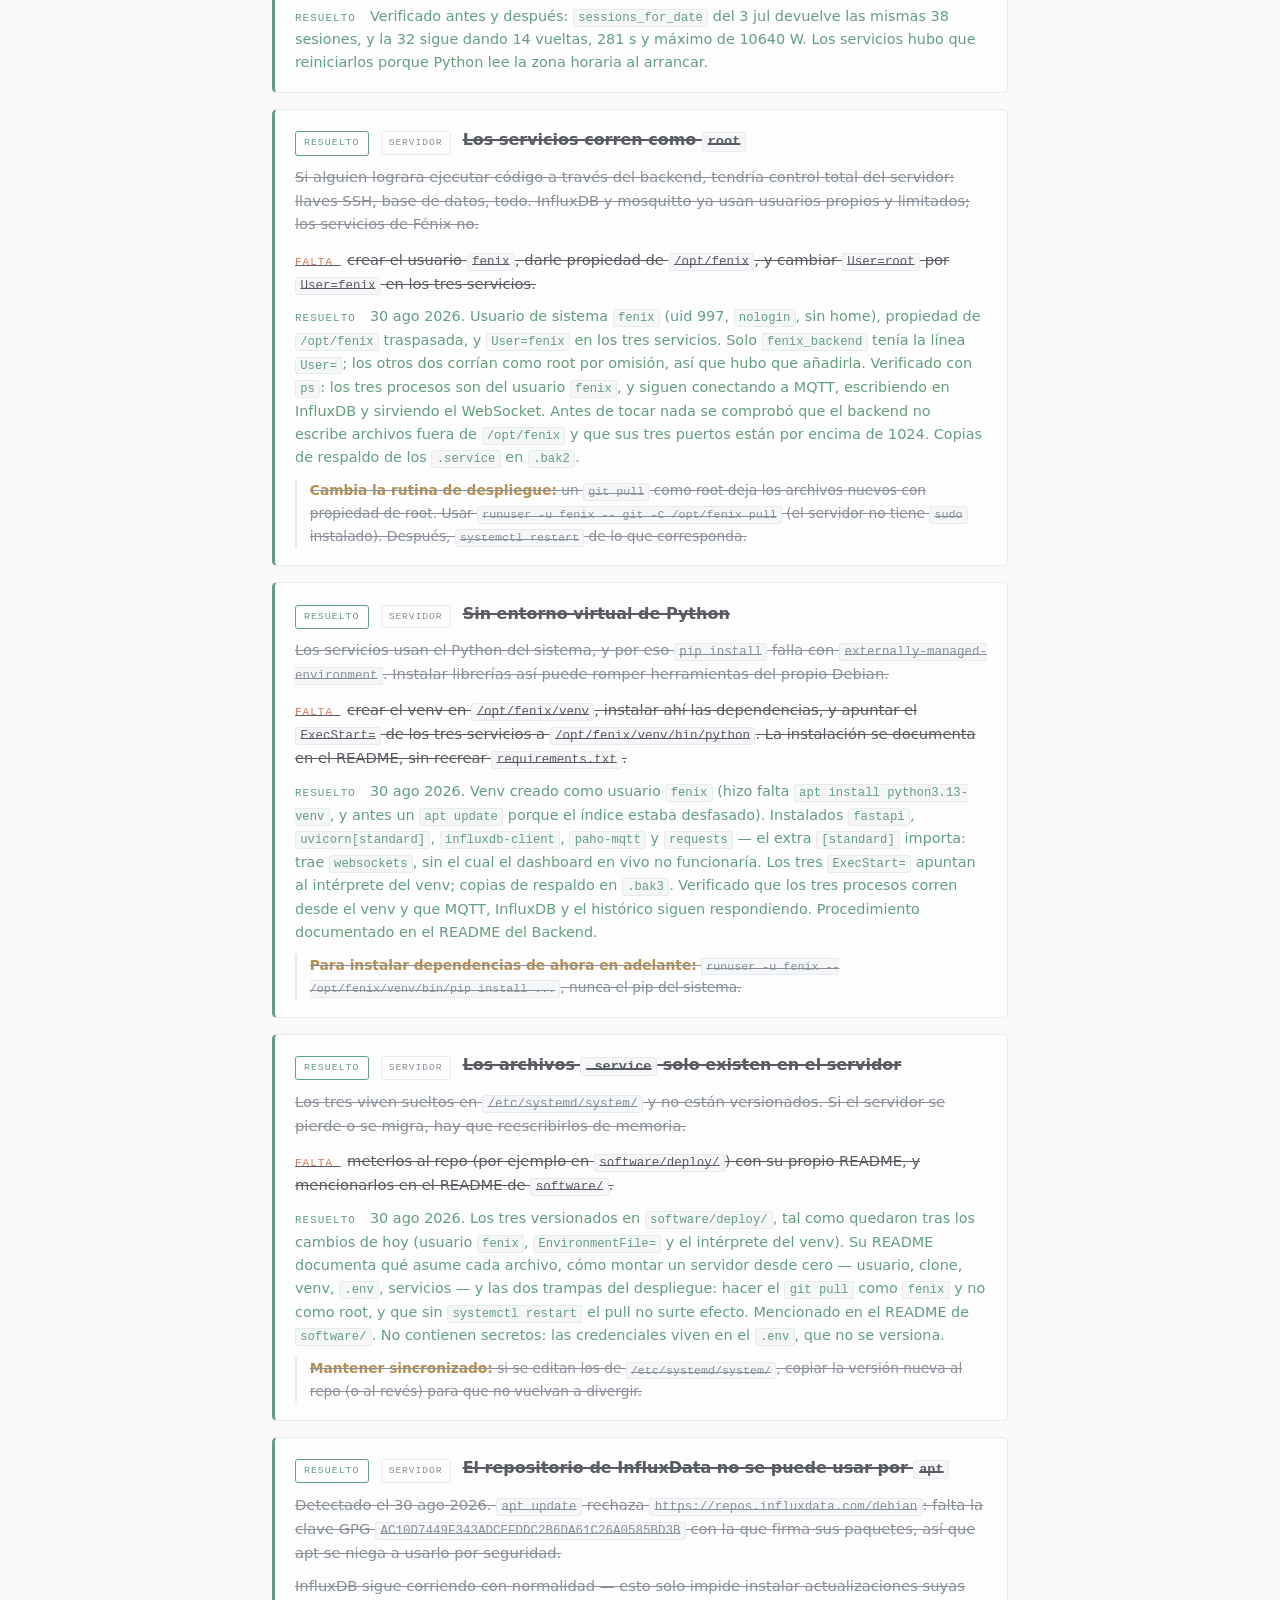
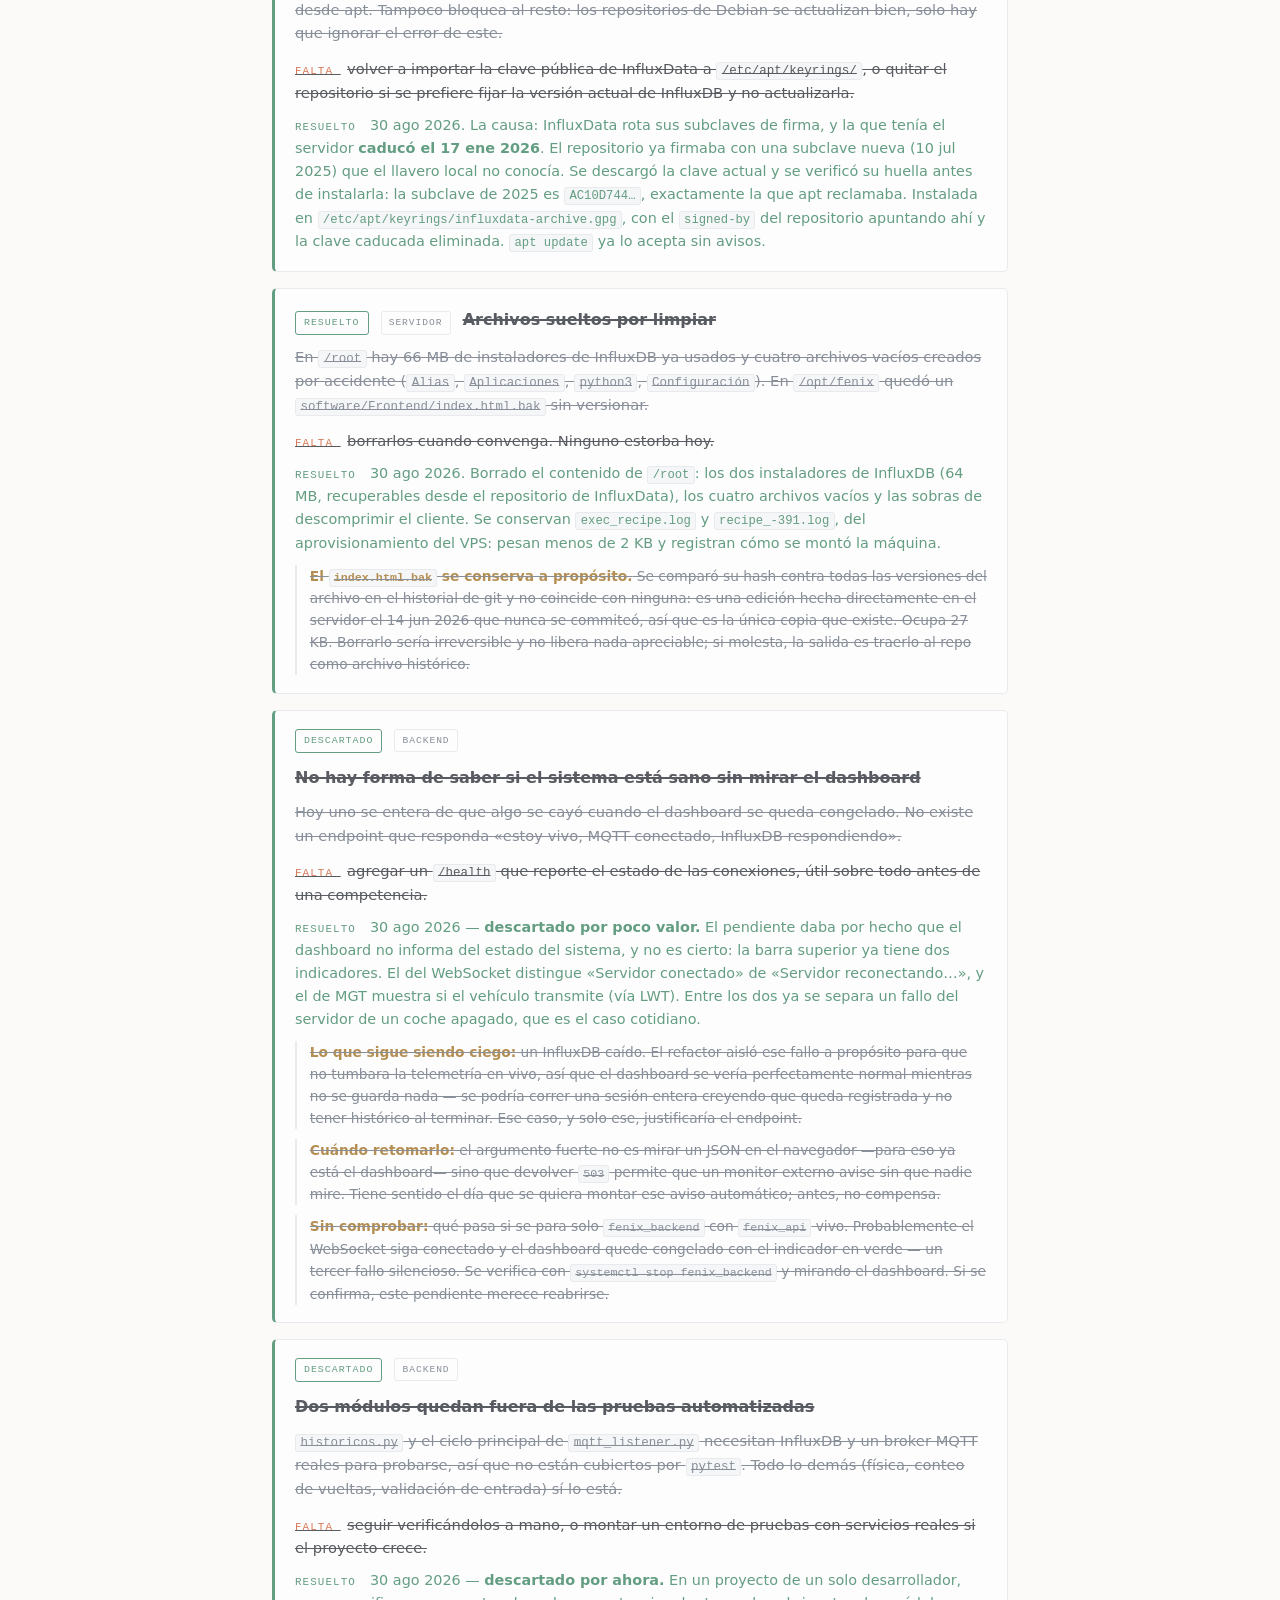
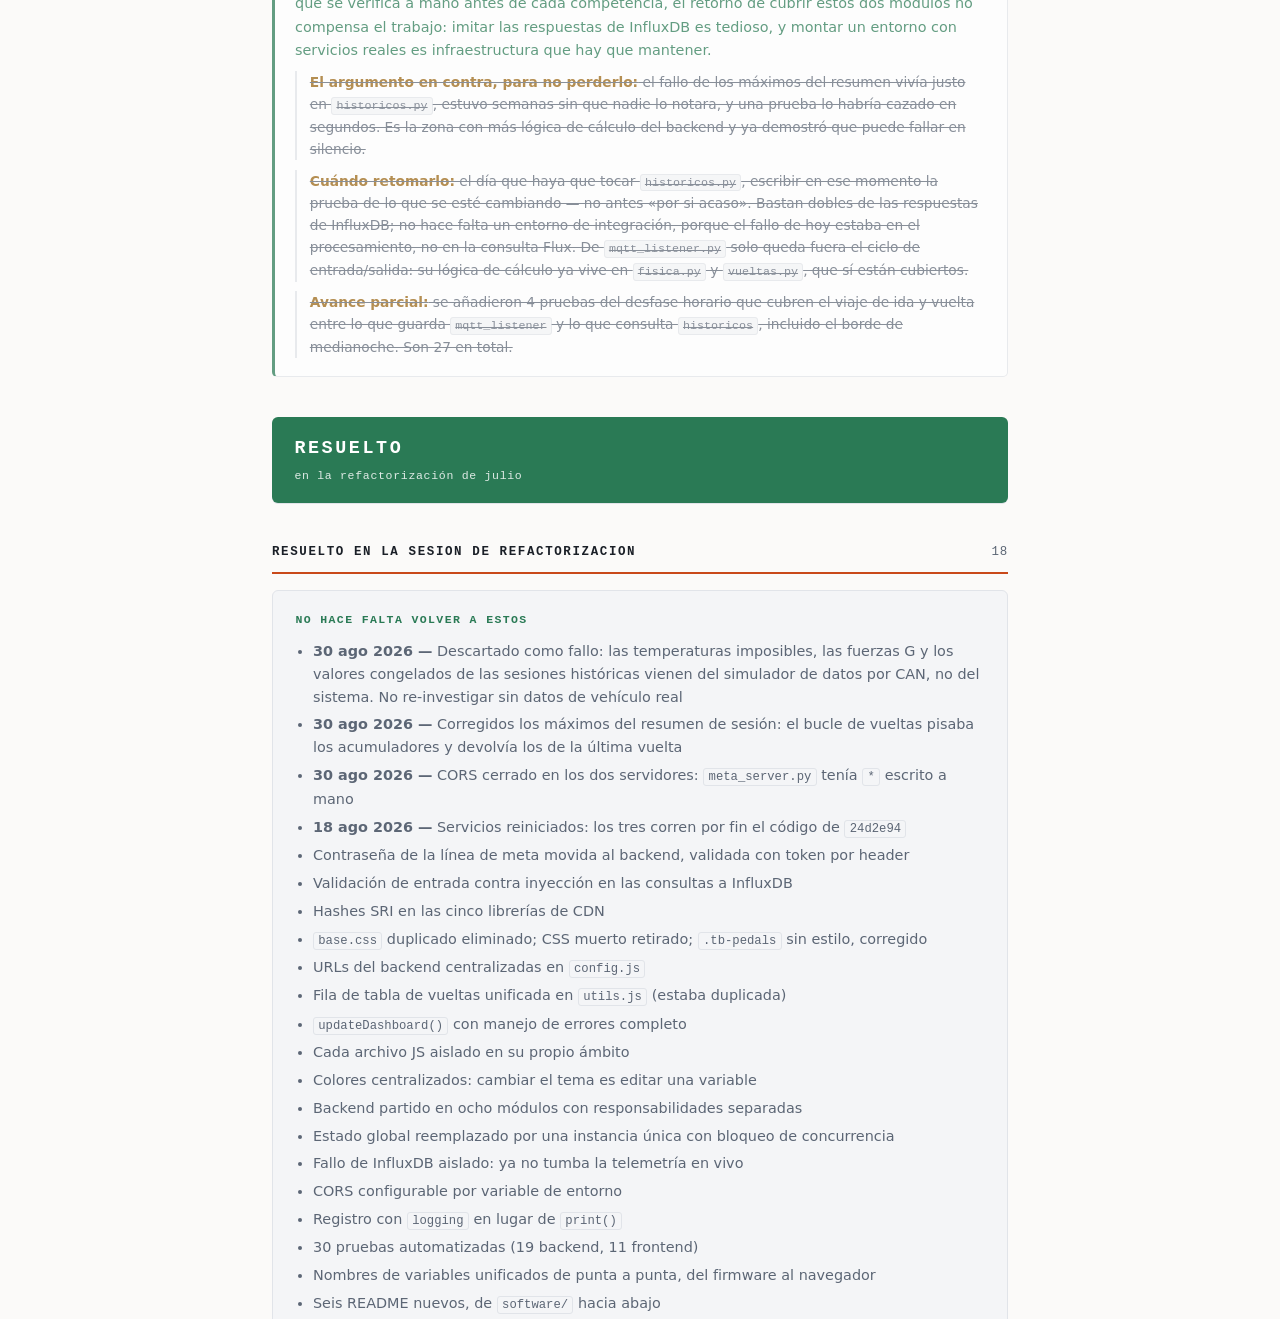
<file: pendientes-fenix.html>
<!doctype html>
<html lang="es">
<head>
<meta charset="utf-8">
<meta name="viewport" content="width=device-width,initial-scale=1">
<title>Pendientes — Telemetría Fénix</title>
<style>
  :root {
    --bg: #0F1319; --surface: #161B23; --surface-2: #1C222C; --line: #262E3A;
    --text: #E6E9EF; --muted: #8A94A6; --accent: #EF5E20;
    --critical: #E5484D; --warning: #E8A33D; --ok: #3BA776; --info: #4A90B8;
    --mono: ui-monospace, "SF Mono", "Cascadia Mono", "Roboto Mono", Menlo, Consolas, monospace;
    --sans: ui-sans-serif, system-ui, -apple-system, "Segoe UI", Roboto, sans-serif;
  }
  @media (prefers-color-scheme: light) {
    :root:not([data-theme="dark"]) {
      --bg: #FBFAF9; --surface: #FFFFFF; --surface-2: #F4F5F7; --line: #E1E4E9;
      --text: #1A1F27; --muted: #5C6675; --accent: #C9491A;
      --critical: #C62A2F; --warning: #9A6512; --ok: #2A7A55; --info: #2E6B8C;
    }
  }
  :root[data-theme="light"] {
    --bg: #FBFAF9; --surface: #FFFFFF; --surface-2: #F4F5F7; --line: #E1E4E9;
    --text: #1A1F27; --muted: #5C6675; --accent: #C9491A;
    --critical: #C62A2F; --warning: #9A6512; --ok: #2A7A55; --info: #2E6B8C;
  }
  * { box-sizing: border-box; }
  body {
    background: var(--bg); color: var(--text); font-family: var(--sans);
    line-height: 1.6; margin: 0; padding: 0 1.25rem 5rem;
  }
  .wrap { max-width: 46rem; margin: 0 auto; display: flex; flex-direction: column; gap: 2.5rem; }
  header {
    padding-top: 3.5rem; display: flex; flex-direction: column; gap: 0.75rem;
    border-bottom: 1px solid var(--line); padding-bottom: 2rem;
  }
  .eyebrow {
    font-family: var(--mono); font-size: 0.7rem; letter-spacing: 0.14em;
    text-transform: uppercase; color: var(--accent);
  }
  h1 {
    font-size: clamp(1.75rem, 4vw, 2.4rem); line-height: 1.15; margin: 0;
    text-wrap: balance; font-weight: 650; letter-spacing: -0.02em;
  }
  .lede { color: var(--muted); max-width: 40rem; margin: 0; }
  .meta {
    font-family: var(--mono); font-size: 0.75rem; color: var(--muted);
    display: flex; flex-wrap: wrap; gap: 1.25rem; margin-top: 0.5rem;
  }
  .tally {
    display: grid; grid-template-columns: repeat(auto-fit, minmax(7rem, 1fr));
    gap: 1px; background: var(--line); border: 1px solid var(--line);
    border-radius: 6px; overflow: hidden;
  }
  .tally-cell { background: var(--surface); padding: 1rem 1.1rem; display: flex; flex-direction: column; gap: 0.35rem; }
  .tally-num { font-family: var(--mono); font-size: 1.75rem; font-variant-numeric: tabular-nums; line-height: 1; font-weight: 600; }
  .tally-label { font-family: var(--mono); font-size: 0.68rem; letter-spacing: 0.1em; text-transform: uppercase; color: var(--muted); }
  .n-crit { color: var(--critical); } .n-warn { color: var(--warning); }
  .n-info { color: var(--info); } .n-ok { color: var(--ok); }
  section { display: flex; flex-direction: column; gap: 1rem; }
  h2 {
    font-family: var(--mono); font-size: 0.78rem; letter-spacing: 0.13em;
    text-transform: uppercase; color: var(--text); margin: 0; padding-bottom: 0.6rem;
    border-bottom: 2px solid var(--accent); display: flex;
    justify-content: space-between; align-items: baseline; gap: 1rem;
  }
  h2 .count { color: var(--muted); font-weight: 400; letter-spacing: 0.06em; }
  .section-note { color: var(--muted); font-size: 0.9rem; margin: 0; }
  .item {
    background: var(--surface); border: 1px solid var(--line); border-left-width: 3px;
    border-radius: 5px; padding: 1.1rem 1.25rem; display: flex; flex-direction: column; gap: 0.6rem;
  }
  .item.crit { border-left-color: var(--critical); }
  .item.warn { border-left-color: var(--warning); }
  .item.info { border-left-color: var(--info); }
  .item-head { display: flex; align-items: baseline; gap: 0.75rem; flex-wrap: wrap; }
  .chip {
    font-family: var(--mono); font-size: 0.62rem; letter-spacing: 0.1em;
    text-transform: uppercase; padding: 0.2rem 0.5rem; border-radius: 3px;
    border: 1px solid currentColor; flex-shrink: 0;
  }
  .chip.crit { color: var(--critical); } .chip.warn { color: var(--warning); } .chip.info { color: var(--info); }
  .chip.ok { color: var(--ok); }
  .item.done { border-left-color: var(--ok); opacity: 0.72; }
  .item.done .item-title { text-decoration: line-through; text-decoration-thickness: 2px; }
  .item.done p { text-decoration: line-through; }
  .item.done p.resolved { text-decoration: none; color: var(--ok); font-size: 0.9rem; }
  .item p.urgent {
    color: var(--text); font-size: 0.92rem; font-weight: 500;
    background: var(--surface-2); border-left: 3px solid var(--critical);
    padding: 0.7rem 0.9rem; border-radius: 4px;
  }
  .item p.urgent strong { color: var(--critical); }
  .item p.deferred {
    color: var(--muted); font-size: 0.86rem;
    border-left: 2px solid var(--line); padding-left: 0.8rem;
  }
  .item p.deferred strong { color: var(--warning); }
  .resolved::before {
    content: "Resuelto "; font-family: var(--mono); font-size: 0.68rem;
    letter-spacing: 0.1em; text-transform: uppercase; margin-right: 0.4rem;
  }
  .item.abierto { border-left-color: var(--accent); }
  .banner {
    background: var(--ok); color: #fff;
    border-radius: 6px; padding: 1.1rem 1.4rem;
    display: flex; flex-direction: column; gap: 0.2rem;
    box-shadow: 0 1px 0 var(--line);
  }
  .banner-txt {
    font-family: var(--mono); font-size: 1.15rem; font-weight: 700;
    letter-spacing: 0.14em; text-transform: uppercase;
  }
  .banner-sub {
    font-family: var(--mono); font-size: 0.72rem; letter-spacing: 0.06em;
    opacity: 0.85;
  }
  .area {
    font-family: var(--mono); font-size: 0.6rem; letter-spacing: 0.1em;
    text-transform: uppercase; color: var(--muted);
    border: 1px solid var(--line); border-radius: 3px;
    padding: 0.2rem 0.45rem; flex-shrink: 0;
  }
  .item-title { font-weight: 600; font-size: 1rem; margin: 0; }
  .item p { margin: 0; color: var(--muted); font-size: 0.92rem; }
  .item p.what { color: var(--text); padding-top: 0.15rem; }
  .what::before {
    content: "Falta "; font-family: var(--mono); font-size: 0.68rem;
    letter-spacing: 0.1em; text-transform: uppercase; color: var(--accent); margin-right: 0.4rem;
  }
  code {
    font-family: var(--mono); font-size: 0.85em; background: var(--surface-2);
    border: 1px solid var(--line); border-radius: 3px; padding: 0.08em 0.35em; word-break: break-word;
  }
  .closing {
    background: var(--surface-2); border: 1px solid var(--line); border-radius: 6px;
    padding: 1.25rem 1.4rem; display: flex; flex-direction: column; gap: 0.6rem;
  }
  .closing h3 {
    font-family: var(--mono); font-size: 0.72rem; letter-spacing: 0.12em;
    text-transform: uppercase; margin: 0; color: var(--ok);
  }
  .closing p { margin: 0; color: var(--muted); font-size: 0.92rem; }
  .done-list {
    margin: 0; padding-left: 1.1rem; color: var(--muted); font-size: 0.9rem;
    display: flex; flex-direction: column; gap: 0.3rem;
  }
  a { color: var(--accent); }
</style>
</head>
<body>
<div class="wrap">

  <header>
    <div class="eyebrow">Escudería Fénix · UPIITA-IPN</div>
    <h1>Pendientes y correcciones del sistema de telemetría</h1>
    <p class="lede">Estado del sistema de telemetría: lo que falta arriba, lo ya cerrado abajo. Cada punto resuelto conserva la nota de cómo se cerró —o por qué se decidió no hacerlo— para no repetir el trabajo de investigarlo.</p>
    <div class="meta">
      <span>Creado 25 jul 2026 · actualizado 2 sep 2026</span>
      <span>Servidor en America/Mexico_City</span>
      <span>Telemetría en vivo verificada 30 ago 2026</span>
    </div>
  </header>

  <div class="tally">
    <div class="tally-cell"><span class="tally-num n-warn">6</span><span class="tally-label">Pendientes</span></div>
    <div class="tally-cell"><span class="tally-num n-ok">34</span><span class="tally-label">Cerrados</span></div>
  </div>


  <section>
    <h2>Pendientes <span class="count">6</span></h2>
    <p class="section-note">Lo que sigue sin hacer. La etiqueta gris indica de qué parte del sistema es.</p>

    <div class="item abierto">
      <div class="item-head"><span class="area">Seguridad</span><h3 class="item-title">Todo el tráfico viaja sin cifrar</h3></div>
      <p>El dashboard se conecta por <code>ws://</code> y <code>http://</code>. Cualquiera en la misma red (el wifi de un evento, por ejemplo) puede leer la telemetría e interceptar el código de acceso de la línea de meta cuando se envía.</p>
      <p class="what">configurar TLS en el servidor (certificado, aunque sea autofirmado o por túnel) y cambiar las URLs a <code>wss://</code>/<code>https://</code> en <code>js/config.js</code>. El Frontend ya está listo para el cambio.</p>
      <p class="deferred"><strong>Pospuesto a propósito (18 ago 2026).</strong> Lo único con riesgo real es el código de la línea de meta: quien lo capture puede marcar vueltas falsas. La telemetría en sí no es secreta. Para que el ataque ocurra hacen falta tres cosas simultáneas — alguien en la misma red, con capacidad técnica para esnifar tráfico, y con intención de sabotear a otra escudería — lo que en un Electratón universitario es poco probable. El riesgo además solo existe durante un evento, mientras que el de los servicios corriendo como <code>root</code> es continuo: por eso ese va primero.</p>
      <p class="deferred"><strong>Ruta decidida:</strong> subdominio gratuito de DuckDNS (no hay dominio propio) + Caddy como proxy en el 443, que gestiona el certificado de Let's Encrypt solo. Verificado el 18 ago: los puertos 80 y 443 están libres en el servidor. Falta registrar el subdominio.</p>
      <p class="deferred"><strong>Mitigaciones baratas mientras tanto:</strong> cambiar el código de la meta antes de cada competencia (una línea del <code>.env</code>, así una captura solo sirve ese día), o restringir <code>set_meta</code> a la red local. <strong>Alcance:</strong> esto cifra dashboard y API, no el MQTT del vehículo — el ESP32 seguiría transmitiendo en claro por el 1883.</p>
    </div>

    <div class="item abierto">
      <div class="item-head"><span class="area">Firmware</span><h3 class="item-title">El vehículo no guarda nada por su cuenta</h3></div>
      <p>Si el WiFi falla, el broker no responde o el ESP32 pierde conexión a media vuelta, <strong>esos datos no existen en ninguna parte</strong>. Todo depende de que el enlace MQTT llegue al servidor en el momento. Una sesión perdida no se repite.</p>
      <p>La carpeta <code>src/T5_MICROSD/</code> sugiere que la intención estuvo ahí, pero revisando <code>mSD.cpp</code> (30 ago 2026) resulta que <strong>no escribe en ninguna tarjeta</strong>: lo que hace es resincronizar NTP cada 30 minutos y llevar el contador de sesiones en NVS. No hay una sola llamada a la librería SD.</p>
      <p>Atenúa el riesgo, pero no lo elimina, que el vehículo vaya a llevar <strong>router Steren propio junto al MGT</strong>: mejora la conectividad en pista, aunque sigue sin haber red de seguridad si el enlace se cae igualmente.</p>
      <p class="what">escribir cada snapshot también en microSD, con el mismo <code>session_id</code> que ya lleva el firmware, para poder recuperar una sesión que no llegó al servidor. Decidir formato (CSV o JSON por líneas) y cada cuánto se vuelca.</p>
    </div>

    <div class="item abierto">
      <div class="item-head"><span class="area">Servidor</span><h3 class="item-title">112 paquetes del sistema sin actualizar</h3></div>
      <p>Detectado el 30 ago 2026 al instalar <code>python3.13-venv</code>. No se tocaron a propósito: un <code>apt upgrade</code> en mitad de los cambios del servidor habría añadido una variable de más a la depuración.</p>
      <p>Entre ellos habrá parches de seguridad. El propio Python 3.13 estaba dos versiones de parche por detrás y se actualizó de paso al instalar el venv, sin efectos.</p>
      <p class="what">planificar un <code>apt upgrade</code> con calma, fuera de temporada de competencia, y reiniciar los servicios después. Revisar antes qué entra, sobre todo si toca Python o systemd.</p>
    </div>

    <div class="item abierto">
      <div class="item-head"><span class="area">Frontend</span><h3 class="item-title">La pestaña «Ploteo» sigue vacía</h3></div>
      <p>Muestra el texto «en construcción». No es un error, es una función que nunca se terminó.</p>
      <p class="what">definir qué debería graficar, o quitar la pestaña si ya no se planea.</p>
    </div>

    <div class="item abierto">
      <div class="item-head"><span class="area">Frontend</span><h3 class="item-title">Three.js llegó al final de su rama compatible</h3></div>
      <p>Se actualizó de <code>r128</code> (2021) a <code>0.160.0</code>, que es la última versión que todavía publica el build clásico. Las versiones más nuevas obligan a reescribir el Frontend con módulos ES e <code>import</code>.</p>
      <p class="what">nada por ahora. Cuando haya que actualizar más, será un cambio de arquitectura, no una línea.</p>
    </div>

    <div class="item abierto">
      <div class="item-head"><span class="area">Frontend</span><h3 class="item-title">No hay forma de sacar los datos para analizarlos fuera</h3></div>
      <p>Hoy la telemetría solo se puede ver dentro del dashboard. Para analizar una sesión en Excel, Matlab o Python hay que consultar InfluxDB a mano escribiendo Flux, que nadie fuera del equipo de software va a hacer.</p>
      <p>Probablemente sea el origen de la pestaña «Ploteo» vacía: la necesidad de analizar existe, y quedó a medias.</p>
      <p class="what">un botón en el modal de históricos que descargue la sesión en CSV — el formato que abren Excel, Matlab y pandas sin configurar nada. Mínimo: la tabla de vueltas, que es el resumen que de verdad se compara entre sesiones. Idealmente también la serie completa de muestras.</p>
    </div>
  </section>

  <div class="banner">
    <span class="banner-txt">Resuelto / Descartado</span>
    <span class="banner-sub">de aquí para abajo no queda nada por hacer</span>
  </div>

  <section>
    <h2>Resueltos y descartados <span class="count">13</span></h2>
    <p class="section-note">Se conservan con la nota de cómo se cerraron —o por qué se decidió no hacerlos— para no volver a investigar lo mismo.</p>

    <div class="item done">
      <div class="item-head"><span class="chip ok">Resuelto</span><span class="area">Verificación</span><h3 class="item-title">El firmware renombrado no se ha compilado ni flasheado</h3></div>
      <p>Se renombraron 17 variables internas en 6 archivos C++ (<code>globals.h/.cpp</code>, <code>processing.cpp</code>, <code>snap.cpp</code>, <code>mqtt.cpp</code>, <code>diag.cpp</code>). La revisión fue línea por línea y un <code>grep</code> confirmó que no quedaron nombres viejos, pero no hay PlatformIO disponible para compilar aquí.</p>
      <p><strong>No hay prisa ni riesgo de incompatibilidad:</strong> el JSON que sale por MQTT no cambió, así que el ESP32 puede seguir con el firmware viejo indefinidamente y el sistema funciona igual.</p>
      <p class="what">compilar con PlatformIO y probar en el ESP32 real antes de subirlo al vehículo.</p>
      <p class="resolved">30 ago 2026 — <strong>flasheado y verificado en hardware.</strong> Cadena completa funcionando: el ESP32 conecta al broker con la contraseña nueva, el backend recibe, e InfluxDB guarda con el token rotado (<code>[InfluxDB] guardado</code> cada ~130 ms, sin errores). Valida de golpe las 17 variables renombradas, el backend en ocho módulos y el <code>.env</code> — nada de eso se había probado nunca con datos reales.</p>
      <p class="deferred"><strong>Falta la prueba con el vehículo encendido.</strong> Los campos llegan en <code>-1</code> (sin dato del bus CAN), así que lo verificado es la tubería de transporte, no las lecturas de los sensores. El backend descarta correctamente lo inválido (<code>[AUX] Muestra descartada</code>).</p>
      <p class="deferred"><strong>Dato para el pendiente de zona horaria:</strong> en los logs, un snapshot registrado a las <code>07:50 IST</code> del servidor se guarda con marca <code>2026-08-30 20:20</code>. Es <code>TZ_OFFSET_HOURS = 6</code> haciendo su trabajo — los datos quedan en hora de México — pero confirma que hay dos husos en juego y que tocar la zona horaria del sistema sin revisar ese offset movería las marcas de tiempo.</p>
      <p class="deferred"><strong>Checklist para la sesión de flasheo</strong> (todo junto, con la placa y cable USB a la mano):</p>
      <p class="deferred"><strong>1. Antes de compilar:</strong> verificar que existe <code>firmware/MGT_firmware/include/secrets.h</code>. En la PC de trabajo ya está creado y con la contraseña MQTT nueva. En cualquier otra máquina hay que crearlo: <code>cp secrets.h.example secrets.h</code> y rellenar los cuatro valores (ver <code>firmware/README.md</code>). Sin él la compilación falla con <code>fatal error: secrets.h: No such file or directory</code>.</p>
      <p class="deferred"><strong>2. Compilar y flashear:</strong> <code>pio run</code> y luego <code>pio run --target upload</code>. Este build lleva dos cambios sin probar nunca en hardware: las <strong>17 variables renombradas</strong> en 6 archivos C++ (revisadas línea por línea y con <code>grep</code>, pero jamás compiladas) y las <strong>credenciales movidas a <code>secrets.h</code></strong> — los <code>#define</code> de <code>globals.cpp</code> y <code>mqtt.cpp</code> ahora apuntan ahí.</p>
      <p class="deferred"><strong>3. Verificar en el monitor serie</strong> (<code>pio device monitor</code>, 115200): que conecte al WiFi, y que conecte al broker MQTT con la contraseña nueva. Ese segundo punto es el que confirma que <code>secrets.h</code> se compiló bien.</p>
      <p class="deferred"><strong>4. Verificar del lado del servidor:</strong> <code>journalctl -u fenix_backend -f</code> debe dejar de mostrar <code>[WD] Sin datos MQTT</code> y empezar a recibir snapshots reales. Es la primera prueba con telemetría en vivo de todo lo refactorizado: nombres de variables unificados, backend en ocho módulos y el <code>.env</code>.</p>
      <p class="deferred"><strong>5. Si algo falla:</strong> la contraseña vieja (<code>pswTeleFenix</code>) ya no sirve — mosquitto responde <code>not authorised</code>. Comparar <code>SECRET_MQTT_PASS</code> del <code>secrets.h</code> contra <code>FENIX_MQTT_PASS</code> del <code>.env</code> del servidor: tienen que ser idénticas.</p>
    </div>

    <div class="item done">
      <div class="item-head"><span class="chip ok">Resuelto</span><span class="area">Verificación</span><h3 class="item-title">Los servicios del servidor quizá siguen con el código viejo</h3></div>
      <p>El <code>git pull</code> en <code>/opt/fenix</code> trajo todo el código nuevo, pero systemd no recarga solo: hasta que se reinicien, <code>fenix_backend</code> y <code>fenix_api</code> siguen ejecutando la versión anterior en memoria.</p>
      <p class="resolved">18 ago 2026. Confirmado: los tres llevaban corriendo desde el 18 de julio, o sea una semana antes del <code>git pull</code> — el código nuevo estuvo un mes en disco sin ejecutarse. Se reiniciaron los tres; PIDs nuevos, ningún error de import, sin bucle de reinicio, y el par backend→API (<code>POST /internal/snapshot</code> 200 OK cada 5 s) verificado. Corriendo <code>24d2e94</code>. El prefijo de hora en los logs del backend confirma que el <code>logging</code> nuevo está activo. Pendiente solo la prueba con telemetría real cuando se encienda el ESP32.</p>
    </div>

    <div class="item done">
      <div class="item-head"><span class="chip ok">Resuelto</span><span class="area">Seguridad</span><h3 class="item-title">Los secretos siguen usando los valores por defecto</h3></div>
      <p>Se preparó <code>.env.example</code> para que la contraseña de MQTT, el token de InfluxDB y el código de la línea de meta (<code>fenix25</code>) salgan de variables de entorno — pero mientras no exista un <code>.env</code> real en el servidor, se siguen usando los valores que están escritos en el código y visibles en GitHub.</p>
      <p class="what">crear el <code>.env</code> en el servidor con valores nuevos, y rotar el token de InfluxDB y la contraseña de MQTT, que ya estuvieron expuestos en el repositorio.</p>
      <p class="deferred"><strong>Avance del 18 ago 2026.</strong> El repositorio es <strong>público</strong>, y la revisión encontró una credencial más de las tres que listaba este reporte: el <strong>SSID y la contraseña del WiFi</strong> (<code>globals.cpp</code>), que es una red física real. También la IP del servidor en tres archivos — no es una credencial, pero le indica a cualquiera contra qué máquina usar las demás.</p>
      <p class="deferred"><strong>Ya ocultado:</strong> WiFi y credenciales MQTT del firmware, movidas a <code>include/secrets.h</code> (no versionado, con <code>secrets.h.example</code> como plantilla). Creado el <code>.gitignore</code> de la raíz, que protege <code>.env</code>, <code>secrets.h</code> y <code>__pycache__</code>. Limpiado <code>.env.example</code>, que tenía los valores reales estando versionado.</p>
      <p class="deferred"><strong>Falta — lado servidor:</strong> crear el <code>.env</code> en <code>/opt/fenix/software/Backend/</code> con <code>chmod 600</code>, añadir <code>EnvironmentFile=</code> a los servicios <code>fenix_backend</code> y <code>fenix_api</code>, verificar que se lee, y solo entonces quitar los valores de respaldo de <code>config.py</code>.</p>
      <p class="deferred"><strong>Hecho — servidor:</strong> creado el <code>.env</code> con <code>chmod 600</code>, añadido <code>EnvironmentFile=</code> a <code>fenix_backend</code> y <code>fenix_api</code>, y verificado que las 12 variables llegan al proceso. Quitados los valores de respaldo de <code>config.py</code>: ya no hay ninguna credencial en archivos versionados (barrido confirmado, 19 tests siguen pasando).</p>
      <p class="deferred"><strong>Hecho — InfluxDB rotado.</strong> El token expuesto tenía permisos de <em>operator</em>: control total del servidor de InfluxDB. Se reemplazó por uno acotado a lectura/escritura del bucket <code>Telemetria</code> y se borró el viejo — verificado que ahora responde <code>401 Unauthorized</code>. Quedan dos tokens: <code>fenix backend v3</code> y <code>admin cli v2</code>.</p>
      <p class="deferred"><strong>Hecho — MQTT y token de meta rotados (23 ago 2026).</strong> Se cambió la contraseña del usuario <code>fenix25</code> en mosquitto y el token de <code>/set_meta</code>; ambos verificados (la contraseña vieja responde <code>not authorised</code>). La nueva de MQTT ya está en el <code>secrets.h</code> local, lista para el flasheo. <strong>Consecuencia asumida:</strong> el vehículo no puede transmitir hasta que se flashee el ESP32 — ver el pendiente del firmware.</p>
      <p class="deferred"><strong>Avisar al equipo</strong> del token nuevo de la línea de meta: es el que se escribe en el formulario del dashboard, y <code>fenix25</code> ya no funciona.</p>
      <p class="deferred"><strong>No rotado a propósito:</strong> la contraseña del WiFi, solo ocultada en <code>secrets.h</code>. Sigue siendo válida y sigue siendo recuperable del historial de git, que es público. Lo mismo aplica a todo lo rotado: los valores viejos siguen en el historial, pero ya no abren nada.</p>
      <p class="deferred"><strong>Lección del proceso:</strong> <code>influx auth create</code> imprime el token en pantalla, y eso lo filtró tres veces a canales donde no debía estar. La forma segura es que el comando escriba directo a su destino sin mostrarlo: <code>T=$(influx auth create ... --json | python3 -c "import json,sys; print(json.load(sys.stdin)['token'])") &amp;&amp; sed -i "s|^FENIX_INFLUX_TOKEN=.*|FENIX_INFLUX_TOKEN=$T|" .env &amp;&amp; unset T</code></p>
    </div>

    <div class="item done">
      <div class="item-head"><span class="chip ok">Resuelto</span><span class="area">Seguridad</span><h3 class="item-title">CORS sigue abierto a cualquier origen</h3></div>
      <p><code>fenix_api.py</code> ya lee <code>FENIX_ALLOWED_ORIGINS</code>, pero como no está definida acepta peticiones de cualquier sitio web y lo avisa al arrancar. Cualquier página podría consultar la API de telemetría desde el navegador de quien la visite.</p>
      <p class="what">definir <code>FENIX_ALLOWED_ORIGINS</code> con el dominio real del dashboard.</p>
      <p class="resolved">30 ago 2026. Definida la variable en el <code>.env</code> con el origen del dashboard. Al hacerlo apareció que el pendiente cubría solo la mitad: <code>meta_server.py</code> (puerto 8060) tenía <code>Access-Control-Allow-Origin: *</code> escrito a mano, y es el que sirve <code>session_summary</code>, <code>sessions_for_date</code> y <code>set_meta</code> — justo lo que más usa el Frontend. Ahora ambos servidores leen la misma lista desde <code>config.ALLOWED_ORIGINS</code>. Verificado con <code>curl</code>: el origen del dashboard recibe la cabecera, uno ajeno no la recibe. Se agregaron 4 pruebas automatizadas.</p>
    </div>

    <div class="item done">
      <div class="item-head"><span class="chip ok">Resuelto</span><span class="area">Seguridad</span><h3 class="item-title">El repositorio no tiene <code>.gitignore</code></h3></div>
      <p>Ya causó un problema concreto: un archivo <code>.pyc</code> versionado bloqueó el <code>git pull</code> en el servidor. El riesgo mayor es que, cuando se cree el <code>.env</code> con credenciales reales, nada impide que se suba a GitHub por accidente.</p>
      <p class="what">crear <code>.gitignore</code> con <code>__pycache__/</code>, <code>*.pyc</code>, <code>.env</code> y <code>venv/</code>.</p>
      <p class="resolved">18 ago 2026. Creado en la raiz del repo, cubriendo ademas <code>secrets.h</code> del firmware, <code>*.bak</code> y archivos de editor. Verificado con un <code>.env</code> de prueba: git lo marca como ignorado, no como archivo nuevo.</p>
    </div>

    <div class="item done">
      <div class="item-head"><span class="chip ok">Resuelto</span><span class="area">Servidor</span><h3 class="item-title">Zona horaria del servidor en Asia/Kolkata</h3></div>
      <p>El servidor está configurado con hora de India, no de México. Afecta logs y timestamps del sistema.</p>
      <p>Antes de cambiarla hay que revisar <code>TZ_OFFSET_HOURS = 6</code> en <code>backend_core/config.py</code>, que compensa UTC−6 al consultar sesiones históricas: hay que confirmar si ese offset queda correcto o hay que ajustarlo, y verificar que las sesiones ya guardadas se sigan encontrando con el filtro por fecha.</p>
      <p class="what">investigar el flujo de fechas completo, ajustar el código si aplica, y solo entonces correr <code>timedatectl set-timezone America/Mexico_City</code>.</p>
      <p class="resolved">30 ago 2026. El riesgo que se temía no existía: de los tres puntos donde interviene la hora, dos usan desfases fijos escritos en el código y son inmunes a la zona horaria del sistema — <code>mqtt_listener.py:367</code> interpreta la hora del ESP32 como UTC−6 al guardar, e <code>historicos.py</code> usa <code>TZ_OFFSET_HOURS</code> para acotar el día consultado. No hizo falta tocar código.</p>
      <p class="resolved">El cambio además <strong>corrigió una inconsistencia real</strong>: <code>datetime.now()</code> (<code>mqtt_listener.py:31</code> y <code>:124</code>) sí depende del sistema, así que los snapshots en vivo iban sellados con hora de India mientras los datos guardados llevaban hora de México.</p>
      <p class="resolved">Verificado antes y después: <code>sessions_for_date</code> del 3 jul devuelve las mismas 38 sesiones, y la 32 sigue dando 14 vueltas, 281 s y máximo de 10640 W. Los servicios hubo que reiniciarlos porque Python lee la zona horaria al arrancar.</p>
    </div>

    <div class="item done">
      <div class="item-head"><span class="chip ok">Resuelto</span><span class="area">Servidor</span><h3 class="item-title">Los servicios corren como <code>root</code></h3></div>
      <p>Si alguien lograra ejecutar código a través del backend, tendría control total del servidor: llaves SSH, base de datos, todo. InfluxDB y mosquitto ya usan usuarios propios y limitados; los servicios de Fénix no.</p>
      <p class="what">crear el usuario <code>fenix</code>, darle propiedad de <code>/opt/fenix</code>, y cambiar <code>User=root</code> por <code>User=fenix</code> en los tres servicios.</p>
      <p class="resolved">30 ago 2026. Usuario de sistema <code>fenix</code> (uid 997, <code>nologin</code>, sin home), propiedad de <code>/opt/fenix</code> traspasada, y <code>User=fenix</code> en los tres servicios. Solo <code>fenix_backend</code> tenía la línea <code>User=</code>; los otros dos corrían como root por omisión, así que hubo que añadirla. Verificado con <code>ps</code>: los tres procesos son del usuario <code>fenix</code>, y siguen conectando a MQTT, escribiendo en InfluxDB y sirviendo el WebSocket. Antes de tocar nada se comprobó que el backend no escribe archivos fuera de <code>/opt/fenix</code> y que sus tres puertos están por encima de 1024. Copias de respaldo de los <code>.service</code> en <code>.bak2</code>.</p>
      <p class="deferred"><strong>Cambia la rutina de despliegue:</strong> un <code>git pull</code> como root deja los archivos nuevos con propiedad de root. Usar <code>runuser -u fenix -- git -C /opt/fenix pull</code> (el servidor no tiene <code>sudo</code> instalado). Después, <code>systemctl restart</code> de lo que corresponda.</p>
    </div>

    <div class="item done">
      <div class="item-head"><span class="chip ok">Resuelto</span><span class="area">Servidor</span><h3 class="item-title">Sin entorno virtual de Python</h3></div>
      <p>Los servicios usan el Python del sistema, y por eso <code>pip install</code> falla con <code>externally-managed-environment</code>. Instalar librerías así puede romper herramientas del propio Debian.</p>
      <p class="what">crear el venv en <code>/opt/fenix/venv</code>, instalar ahí las dependencias, y apuntar el <code>ExecStart=</code> de los tres servicios a <code>/opt/fenix/venv/bin/python</code>. La instalación se documenta en el README, sin recrear <code>requirements.txt</code>.</p>
      <p class="resolved">30 ago 2026. Venv creado como usuario <code>fenix</code> (hizo falta <code>apt install python3.13-venv</code>, y antes un <code>apt update</code> porque el índice estaba desfasado). Instalados <code>fastapi</code>, <code>uvicorn[standard]</code>, <code>influxdb-client</code>, <code>paho-mqtt</code> y <code>requests</code> — el extra <code>[standard]</code> importa: trae <code>websockets</code>, sin el cual el dashboard en vivo no funcionaría. Los tres <code>ExecStart=</code> apuntan al intérprete del venv; copias de respaldo en <code>.bak3</code>. Verificado que los tres procesos corren desde el venv y que MQTT, InfluxDB y el histórico siguen respondiendo. Procedimiento documentado en el README del Backend.</p>
      <p class="deferred"><strong>Para instalar dependencias de ahora en adelante:</strong> <code>runuser -u fenix -- /opt/fenix/venv/bin/pip install ...</code>, nunca el pip del sistema.</p>
    </div>

    <div class="item done">
      <div class="item-head"><span class="chip ok">Resuelto</span><span class="area">Servidor</span><h3 class="item-title">Los archivos <code>.service</code> solo existen en el servidor</h3></div>
      <p>Los tres viven sueltos en <code>/etc/systemd/system/</code> y no están versionados. Si el servidor se pierde o se migra, hay que reescribirlos de memoria.</p>
      <p class="what">meterlos al repo (por ejemplo en <code>software/deploy/</code>) con su propio README, y mencionarlos en el README de <code>software/</code>.</p>
      <p class="resolved">30 ago 2026. Los tres versionados en <code>software/deploy/</code>, tal como quedaron tras los cambios de hoy (usuario <code>fenix</code>, <code>EnvironmentFile=</code> y el intérprete del venv). Su README documenta qué asume cada archivo, cómo montar un servidor desde cero — usuario, clone, venv, <code>.env</code>, servicios — y las dos trampas del despliegue: hacer el <code>git pull</code> como <code>fenix</code> y no como root, y que sin <code>systemctl restart</code> el pull no surte efecto. Mencionado en el README de <code>software/</code>. No contienen secretos: las credenciales viven en el <code>.env</code>, que no se versiona.</p>
      <p class="deferred"><strong>Mantener sincronizado:</strong> si se editan los de <code>/etc/systemd/system/</code>, copiar la versión nueva al repo (o al revés) para que no vuelvan a divergir.</p>
    </div>

    <div class="item done">
      <div class="item-head"><span class="chip ok">Resuelto</span><span class="area">Servidor</span><h3 class="item-title">El repositorio de InfluxData no se puede usar por <code>apt</code></h3></div>
      <p>Detectado el 30 ago 2026. <code>apt update</code> rechaza <code>https://repos.influxdata.com/debian</code>: falta la clave GPG <code>AC10D7449F343ADCEFDDC2B6DA61C26A0585BD3B</code> con la que firma sus paquetes, así que apt se niega a usarlo por seguridad.</p>
      <p>InfluxDB sigue corriendo con normalidad — esto solo impide instalar actualizaciones suyas desde apt. Tampoco bloquea al resto: los repositorios de Debian se actualizan bien, solo hay que ignorar el error de este.</p>
      <p class="what">volver a importar la clave pública de InfluxData a <code>/etc/apt/keyrings/</code>, o quitar el repositorio si se prefiere fijar la versión actual de InfluxDB y no actualizarla.</p>
      <p class="resolved">30 ago 2026. La causa: InfluxData rota sus subclaves de firma, y la que tenía el servidor <strong>caducó el 17 ene 2026</strong>. El repositorio ya firmaba con una subclave nueva (10 jul 2025) que el llavero local no conocía. Se descargó la clave actual y se verificó su huella antes de instalarla: la subclave de 2025 es <code>AC10D744…</code>, exactamente la que apt reclamaba. Instalada en <code>/etc/apt/keyrings/influxdata-archive.gpg</code>, con el <code>signed-by</code> del repositorio apuntando ahí y la clave caducada eliminada. <code>apt update</code> ya lo acepta sin avisos.</p>
    </div>

    <div class="item done">
      <div class="item-head"><span class="chip ok">Resuelto</span><span class="area">Servidor</span><h3 class="item-title">Archivos sueltos por limpiar</h3></div>
      <p>En <code>/root</code> hay 66 MB de instaladores de InfluxDB ya usados y cuatro archivos vacíos creados por accidente (<code>Alias</code>, <code>Aplicaciones</code>, <code>python3</code>, <code>Configuración</code>). En <code>/opt/fenix</code> quedó un <code>software/Frontend/index.html.bak</code> sin versionar.</p>
      <p class="what">borrarlos cuando convenga. Ninguno estorba hoy.</p>
      <p class="resolved">30 ago 2026. Borrado el contenido de <code>/root</code>: los dos instaladores de InfluxDB (64 MB, recuperables desde el repositorio de InfluxData), los cuatro archivos vacíos y las sobras de descomprimir el cliente. Se conservan <code>exec_recipe.log</code> y <code>recipe_-391.log</code>, del aprovisionamiento del VPS: pesan menos de 2 KB y registran cómo se montó la máquina.</p>
      <p class="deferred"><strong>El <code>index.html.bak</code> se conserva a propósito.</strong> Se comparó su hash contra todas las versiones del archivo en el historial de git y no coincide con ninguna: es una edición hecha directamente en el servidor el 14 jun 2026 que nunca se commiteó, así que es la única copia que existe. Ocupa 27 KB. Borrarlo sería irreversible y no libera nada apreciable; si molesta, la salida es traerlo al repo como archivo histórico.</p>
    </div>

    <div class="item done">
      <div class="item-head"><span class="chip ok">Descartado</span><span class="area">Backend</span><h3 class="item-title">No hay forma de saber si el sistema está sano sin mirar el dashboard</h3></div>
      <p>Hoy uno se entera de que algo se cayó cuando el dashboard se queda congelado. No existe un endpoint que responda «estoy vivo, MQTT conectado, InfluxDB respondiendo».</p>
      <p class="what">agregar un <code>/health</code> que reporte el estado de las conexiones, útil sobre todo antes de una competencia.</p>
      <p class="resolved">30 ago 2026 — <strong>descartado por poco valor.</strong> El pendiente daba por hecho que el dashboard no informa del estado del sistema, y no es cierto: la barra superior ya tiene dos indicadores. El del WebSocket distingue «Servidor conectado» de «Servidor reconectando…», y el de MGT muestra si el vehículo transmite (vía LWT). Entre los dos ya se separa un fallo del servidor de un coche apagado, que es el caso cotidiano.</p>
      <p class="deferred"><strong>Lo que sigue siendo ciego:</strong> un InfluxDB caído. El refactor aisló ese fallo a propósito para que no tumbara la telemetría en vivo, así que el dashboard se vería perfectamente normal mientras no se guarda nada — se podría correr una sesión entera creyendo que queda registrada y no tener histórico al terminar. Ese caso, y solo ese, justificaría el endpoint.</p>
      <p class="deferred"><strong>Cuándo retomarlo:</strong> el argumento fuerte no es mirar un JSON en el navegador —para eso ya está el dashboard— sino que devolver <code>503</code> permite que un monitor externo avise sin que nadie mire. Tiene sentido el día que se quiera montar ese aviso automático; antes, no compensa.</p>
      <p class="deferred"><strong>Sin comprobar:</strong> qué pasa si se para solo <code>fenix_backend</code> con <code>fenix_api</code> vivo. Probablemente el WebSocket siga conectado y el dashboard quede congelado con el indicador en verde — un tercer fallo silencioso. Se verifica con <code>systemctl stop fenix_backend</code> y mirando el dashboard. Si se confirma, este pendiente merece reabrirse.</p>
    </div>

    <div class="item done">
      <div class="item-head"><span class="chip ok">Descartado</span><span class="area">Backend</span><h3 class="item-title">Dos módulos quedan fuera de las pruebas automatizadas</h3></div>
      <p><code>historicos.py</code> y el ciclo principal de <code>mqtt_listener.py</code> necesitan InfluxDB y un broker MQTT reales para probarse, así que no están cubiertos por <code>pytest</code>. Todo lo demás (física, conteo de vueltas, validación de entrada) sí lo está.</p>
      <p class="what">seguir verificándolos a mano, o montar un entorno de pruebas con servicios reales si el proyecto crece.</p>
      <p class="resolved">30 ago 2026 — <strong>descartado por ahora.</strong> En un proyecto de un solo desarrollador, que se verifica a mano antes de cada competencia, el retorno de cubrir estos dos módulos no compensa el trabajo: imitar las respuestas de InfluxDB es tedioso, y montar un entorno con servicios reales es infraestructura que hay que mantener.</p>
      <p class="deferred"><strong>El argumento en contra, para no perderlo:</strong> el fallo de los máximos del resumen vivía justo en <code>historicos.py</code>, estuvo semanas sin que nadie lo notara, y una prueba lo habría cazado en segundos. Es la zona con más lógica de cálculo del backend y ya demostró que puede fallar en silencio.</p>
      <p class="deferred"><strong>Cuándo retomarlo:</strong> el día que haya que tocar <code>historicos.py</code>, escribir en ese momento la prueba de lo que se esté cambiando — no antes «por si acaso». Bastan dobles de las respuestas de InfluxDB; no hace falta un entorno de integración, porque el fallo de hoy estaba en el procesamiento, no en la consulta Flux. De <code>mqtt_listener.py</code> solo queda fuera el ciclo de entrada/salida: su lógica de cálculo ya vive en <code>fisica.py</code> y <code>vueltas.py</code>, que sí están cubiertos.</p>
      <p class="deferred"><strong>Avance parcial:</strong> se añadieron 4 pruebas del desfase horario que cubren el viaje de ida y vuelta entre lo que guarda <code>mqtt_listener</code> y lo que consulta <code>historicos</code>, incluido el borde de medianoche. Son 27 en total.</p>
    </div>
  </section>

  <div class="banner">
    <span class="banner-txt">Resuelto</span>
    <span class="banner-sub">en la refactorización de julio</span>
  </div>

  <section>
    <h2>Resuelto en la sesion de refactorizacion <span class="count">18</span></h2>
    <div class="closing">
      <h3>No hace falta volver a estos</h3>
      <ul class="done-list">
        <li><strong>30 ago 2026 —</strong> Descartado como fallo: las temperaturas imposibles, las fuerzas G y los valores congelados de las sesiones históricas vienen del simulador de datos por CAN, no del sistema. No re-investigar sin datos de vehículo real</li>
        <li><strong>30 ago 2026 —</strong> Corregidos los máximos del resumen de sesión: el bucle de vueltas pisaba los acumuladores y devolvía los de la última vuelta</li>
        <li><strong>30 ago 2026 —</strong> CORS cerrado en los dos servidores: <code>meta_server.py</code> tenía <code>*</code> escrito a mano</li>
        <li><strong>18 ago 2026 —</strong> Servicios reiniciados: los tres corren por fin el código de <code>24d2e94</code></li>
        <li>Contraseña de la línea de meta movida al backend, validada con token por header</li>
        <li>Validación de entrada contra inyección en las consultas a InfluxDB</li>
        <li>Hashes SRI en las cinco librerías de CDN</li>
        <li><code>base.css</code> duplicado eliminado; CSS muerto retirado; <code>.tb-pedals</code> sin estilo, corregido</li>
        <li>URLs del backend centralizadas en <code>config.js</code></li>
        <li>Fila de tabla de vueltas unificada en <code>utils.js</code> (estaba duplicada)</li>
        <li><code>updateDashboard()</code> con manejo de errores completo</li>
        <li>Cada archivo JS aislado en su propio ámbito</li>
        <li>Colores centralizados: cambiar el tema es editar una variable</li>
        <li>Backend partido en ocho módulos con responsabilidades separadas</li>
        <li>Estado global reemplazado por una instancia única con bloqueo de concurrencia</li>
        <li>Fallo de InfluxDB aislado: ya no tumba la telemetría en vivo</li>
        <li>CORS configurable por variable de entorno</li>
        <li>Registro con <code>logging</code> en lugar de <code>print()</code></li>
        <li>30 pruebas automatizadas (19 backend, 11 frontend)</li>
        <li>Nombres de variables unificados de punta a punta, del firmware al navegador</li>
        <li>Seis README nuevos, de <code>software/</code> hacia abajo</li>
      </ul>
    </div>
  </section>
</div>
</body>
</html>
</file>
